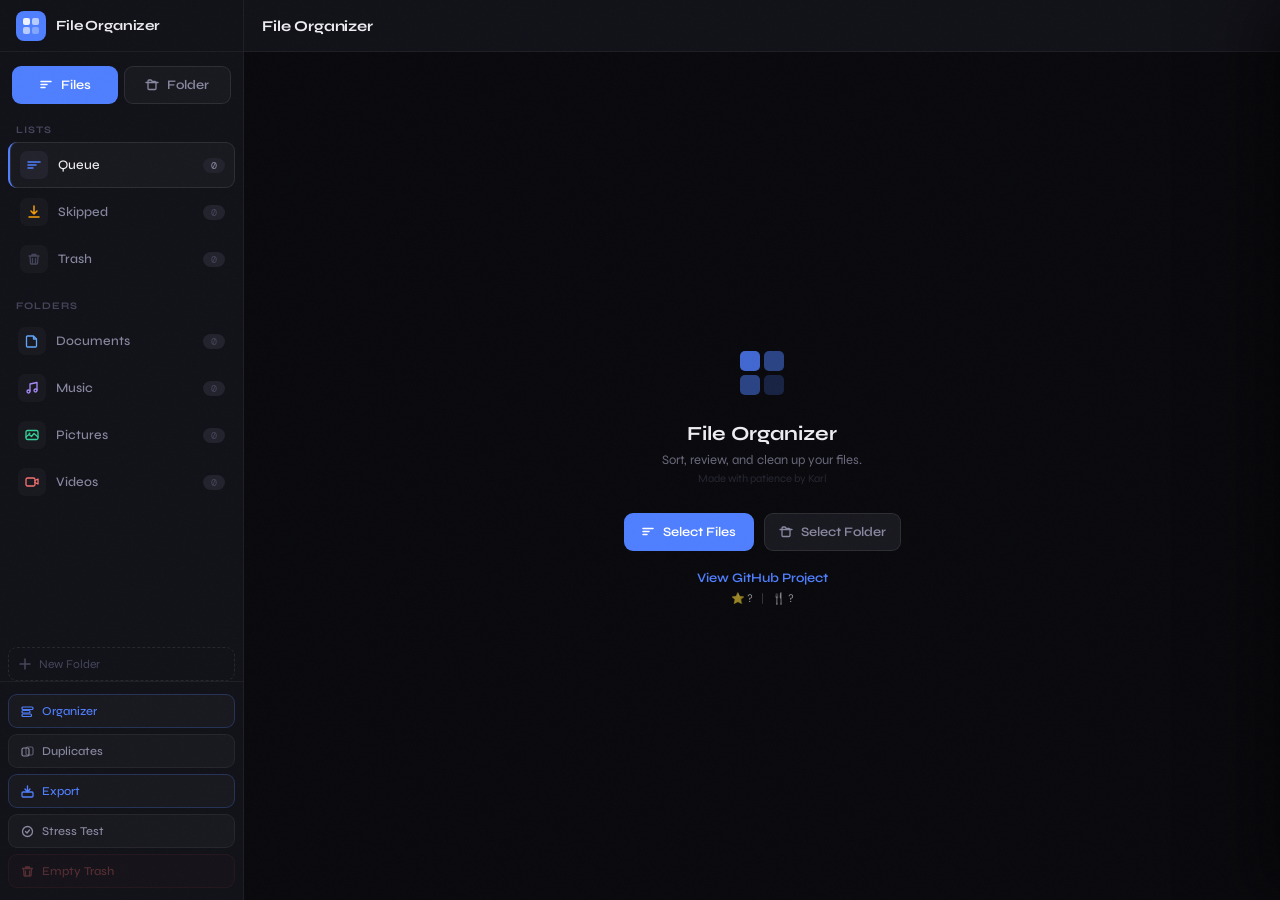
<file: index.html>
<!DOCTYPE html>
<html lang="en">
<head>
    <meta charset="UTF-8">
    <meta name="viewport" content="width=device-width, initial-scale=1.0, maximum-scale=1.0, user-scalable=no">
    <title>File Organizer</title>
    <link rel="stylesheet" href="style.css">
</head>
<body>



<!-- SIDEBAR OVERLAY (mobile) -->
<div class="sidebar-overlay" id="sidebarOverlay" onclick="closeSidebar()"></div>

<!-- SIDEBAR -->
<aside class="sidebar" id="sidebar">
    <div class="sidebar-header">
        <div class="app-icon">
            <svg width="20" height="20" viewBox="0 0 20 20" fill="none">
                <rect x="2" y="2" width="7" height="7" rx="2" fill="currentColor" opacity="0.9"/>
                <rect x="11" y="2" width="7" height="7" rx="2" fill="currentColor" opacity="0.6"/>
                <rect x="2" y="11" width="7" height="7" rx="2" fill="currentColor" opacity="0.6"/>
                <rect x="11" y="11" width="7" height="7" rx="2" fill="currentColor" opacity="0.3"/>
            </svg>
        </div>
        <span class="app-name">File Organizer</span>
        <button class="sidebar-close" onclick="closeSidebar()" aria-label="Close sidebar">
            <svg width="16" height="16" viewBox="0 0 16 16" fill="none"><path d="M4 4l8 8M12 4l-8 8" stroke="currentColor" stroke-width="1.5" stroke-linecap="round"/></svg>
        </button>
    </div>

    <div class="load-btn-row">
        <button class="load-btn load-btn-half" onclick="loadFiles(false)">
            <svg width="14" height="14" viewBox="0 0 14 14" fill="none"><path d="M2 3.5h10M2 6.5h6M2 9.5h4" stroke="currentColor" stroke-width="1.5" stroke-linecap="round"/></svg>
            Files
        </button>
        <button class="load-btn load-btn-half load-btn-secondary" onclick="loadFiles(true)">
            <svg width="14" height="14" viewBox="0 0 14 14" fill="none"><path d="M1 4.5h12M3 4.5V3a1 1 0 011-1h2l1.5 1.5H10a1 1 0 011 1v6a1 1 0 01-1 1H4a1 1 0 01-1-1V4.5" stroke="currentColor" stroke-width="1.3" stroke-linecap="round" stroke-linejoin="round"/></svg>
            Folder
        </button>
    </div>

    <div class="section-label">Lists</div>
    <ul class="folder-list list-section">
        <li class="folder-item folder-list-item active" data-folder="queue" onclick="switchFolder('queue')">
            <span class="folder-icon queue-icon">
                <svg width="14" height="14" viewBox="0 0 14 14" fill="none"><path d="M1 4h12M1 7h8M1 10h5" stroke="currentColor" stroke-width="1.5" stroke-linecap="round"/></svg>
            </span>
            <span class="folder-label">Queue</span>
            <span class="folder-badge" id="count-queue">0</span>
        </li>
        <li class="folder-item folder-list-item" data-folder="skipped" onclick="switchFolder('skipped')">
            <span class="folder-icon skipped-icon">
                <svg width="14" height="14" viewBox="0 0 14 14" fill="none"><path d="M7 1v8M4 6l3 3 3-3" stroke="currentColor" stroke-width="1.5" stroke-linecap="round" stroke-linejoin="round"/><path d="M2 12h10" stroke="currentColor" stroke-width="1.5" stroke-linecap="round"/></svg>
            </span>
            <span class="folder-label">Skipped</span>
            <span class="folder-badge" id="count-skipped">0</span>
        </li>
        <li class="folder-item folder-list-item" data-folder="trash" onclick="switchFolder('trash')">
            <span class="folder-icon trash-icon">
                <svg width="14" height="14" viewBox="0 0 14 14" fill="none"><path d="M2 4h10M5 4V2.5h4V4M5.5 6.5v4M8.5 6.5v4M3 4l.5 7.5a1 1 0 001 .5h5a1 1 0 001-.5L11 4" stroke="currentColor" stroke-width="1.3" stroke-linecap="round" stroke-linejoin="round"/></svg>
            </span>
            <span class="folder-label">Trash</span>
            <span class="folder-badge" id="count-trash">0</span>
        </li>
    </ul>

    <div class="section-label" style="margin-top:4px;">
        Folders
    </div>
    <ul id="folderList" class="folder-list">
        <li class="folder-item" data-folder="documents" data-preset="1" onclick="switchFolder('documents')">
            <span class="folder-icon documents-icon">
                <svg width="14" height="14" viewBox="0 0 14 14" fill="none"><path d="M2.5 2h6l3 3v7a1 1 0 01-1 1h-8a1 1 0 01-1-1V3a1 1 0 011-1z" stroke="currentColor" stroke-width="1.3" stroke-linejoin="round"/><path d="M8.5 2v3H11.5" stroke="currentColor" stroke-width="1.3" stroke-linejoin="round"/></svg>
            </span>
            <span class="folder-label">Documents</span>
            <span class="folder-badge" id="count-documents">0</span>
            <button class="folder-del-btn" title="Remove folder" onclick="event.stopPropagation();deletePresetFolder('documents')">
                <svg width="10" height="10" viewBox="0 0 10 10" fill="none"><path d="M2 2l6 6M8 2L2 8" stroke="currentColor" stroke-width="1.5" stroke-linecap="round"/></svg>
            </button>
        </li>
        <li class="folder-item" data-folder="music" data-preset="1" onclick="switchFolder('music')">
            <span class="folder-icon music-icon">
                <svg width="14" height="14" viewBox="0 0 14 14" fill="none"><path d="M5 10V3l7-1.5V9" stroke="currentColor" stroke-width="1.3" stroke-linecap="round" stroke-linejoin="round"/><circle cx="3.5" cy="10.5" r="1.5" stroke="currentColor" stroke-width="1.3"/><circle cx="10.5" cy="9.5" r="1.5" stroke="currentColor" stroke-width="1.3"/></svg>
            </span>
            <span class="folder-label">Music</span>
            <span class="folder-badge" id="count-music">0</span>
            <button class="folder-del-btn" title="Remove folder" onclick="event.stopPropagation();deletePresetFolder('music')">
                <svg width="10" height="10" viewBox="0 0 10 10" fill="none"><path d="M2 2l6 6M8 2L2 8" stroke="currentColor" stroke-width="1.5" stroke-linecap="round"/></svg>
            </button>
        </li>
        <li class="folder-item" data-folder="pictures" data-preset="1" onclick="switchFolder('pictures')">
            <span class="folder-icon pictures-icon">
                <svg width="14" height="14" viewBox="0 0 14 14" fill="none"><rect x="1" y="2.5" width="12" height="9" rx="1.5" stroke="currentColor" stroke-width="1.3"/><circle cx="4.5" cy="5.5" r="1" fill="currentColor"/><path d="M1 9l3-2.5 2.5 2 2.5-3L13 9" stroke="currentColor" stroke-width="1.3" stroke-linecap="round" stroke-linejoin="round"/></svg>
            </span>
            <span class="folder-label">Pictures</span>
            <span class="folder-badge" id="count-pictures">0</span>
            <button class="folder-del-btn" title="Remove folder" onclick="event.stopPropagation();deletePresetFolder('pictures')">
                <svg width="10" height="10" viewBox="0 0 10 10" fill="none"><path d="M2 2l6 6M8 2L2 8" stroke="currentColor" stroke-width="1.5" stroke-linecap="round"/></svg>
            </button>
        </li>
        <li class="folder-item" data-folder="videos" data-preset="1" onclick="switchFolder('videos')">
            <span class="folder-icon videos-icon">
                <svg width="14" height="14" viewBox="0 0 14 14" fill="none"><rect x="1" y="3" width="9" height="8" rx="1.5" stroke="currentColor" stroke-width="1.3"/><path d="M10 5.5l3-1.5v5L10 7.5" stroke="currentColor" stroke-width="1.3" stroke-linecap="round" stroke-linejoin="round"/></svg>
            </span>
            <span class="folder-label">Videos</span>
            <span class="folder-badge" id="count-videos">0</span>
            <button class="folder-del-btn" title="Remove folder" onclick="event.stopPropagation();deletePresetFolder('videos')">
                <svg width="10" height="10" viewBox="0 0 10 10" fill="none"><path d="M2 2l6 6M8 2L2 8" stroke="currentColor" stroke-width="1.5" stroke-linecap="round"/></svg>
            </button>
        </li>
    </ul>

    <button class="add-folder-btn" onclick="showAddFolderModal()">
        <svg width="12" height="12" viewBox="0 0 12 12" fill="none"><path d="M6 1v10M1 6h10" stroke="currentColor" stroke-width="1.5" stroke-linecap="round"/></svg>
        New Folder
    </button>

    <div class="sidebar-bottom">
        <button class="action-btn org-btn" onclick="showOrganizerMenu()">
            <svg width="13" height="13" viewBox="0 0 13 13" fill="none"><rect x="1" y="2" width="11" height="2.5" rx="1" stroke="currentColor" stroke-width="1.2"/><rect x="1" y="5.5" width="8" height="2.5" rx="1" stroke="currentColor" stroke-width="1.2"/><rect x="1" y="9" width="9.5" height="2.5" rx="1" stroke="currentColor" stroke-width="1.2"/></svg>
            Organizer
        </button>
        <button class="action-btn" onclick="renderDuplicateDetectorPanel()">
            <svg width="13" height="13" viewBox="0 0 13 13" fill="none"><rect x="1" y="3" width="7" height="8" rx="1.5" stroke="currentColor" stroke-width="1.2"/><rect x="5" y="2" width="7" height="8" rx="1.5" stroke="currentColor" stroke-width="1.2" opacity=".6"/></svg>
            Duplicates
        </button>
        <div class="live-export-status" id="liveExportStatus" style="display:none;"></div>
        <button class="action-btn export-panel-btn" id="exportBtn" onclick="showExportPanel()">
            <svg width="13" height="13" viewBox="0 0 13 13" fill="none"><rect x="1" y="7" width="11" height="5" rx="1" stroke="currentColor" stroke-width="1.3"/><path d="M6.5 1v6M4 4l2.5 3L9 4" stroke="currentColor" stroke-width="1.3" stroke-linecap="round" stroke-linejoin="round"/></svg>
            Export
        </button>
        <button class="action-btn" onclick="window.open('thumbnailer-stress-test.html','_blank')" title="Thumbnailer Stress Test">
            <svg width="13" height="13" viewBox="0 0 13 13" fill="none"><circle cx="6.5" cy="6.5" r="5" stroke="currentColor" stroke-width="1.3"/><path d="M4.5 6.5l1.5 1.5 2.5-3" stroke="currentColor" stroke-width="1.3" stroke-linecap="round" stroke-linejoin="round"/></svg>
            Stress Test
        </button>
        <button class="action-btn danger" id="permTrashBtn" onclick="confirmPermDelete()" disabled>
            <svg width="13" height="13" viewBox="0 0 13 13" fill="none"><path d="M1.5 3.5h10M4.5 3.5V2h4v1.5M4.5 6v4M8.5 6v4M2.5 3.5l.5 7a1 1 0 001 .5h5a1 1 0 001-.5l.5-7" stroke="currentColor" stroke-width="1.3" stroke-linecap="round" stroke-linejoin="round"/></svg>
            Empty Trash
        </button>
    </div>
</aside>

<!-- MAIN -->
<div class="app-shell">
    <!-- TOP BAR -->
    <header class="topbar">
        <button class="menu-btn" onclick="openSidebar()" aria-label="Open sidebar">
            <svg width="18" height="18" viewBox="0 0 18 18" fill="none"><path d="M3 5h12M3 9h12M3 13h12" stroke="currentColor" stroke-width="1.5" stroke-linecap="round"/></svg>
        </button>
        <div class="topbar-title" id="topbarTitle">Queue</div>
        <div class="topbar-meta" id="topbarMeta"></div>
    </header>

    <!-- CONTENT -->
    <main class="main-area" id="mainArea">
        <div class="empty-state">
            <div class="empty-illustration">
                <svg width="64" height="64" viewBox="0 0 64 64" fill="none">
                    <rect x="8" y="16" width="48" height="38" rx="6" fill="var(--surface-2)" stroke="var(--border)" stroke-width="1.5"/>
                    <path d="M20 16v-4a2 2 0 012-2h8l4 4H42a2 2 0 012 2v0" stroke="var(--border)" stroke-width="1.5" stroke-linecap="round"/>
                    <circle cx="32" cy="35" r="8" fill="var(--surface-3)" stroke="var(--border)" stroke-width="1.5"/>
                    <path d="M32 31v4l2.5 2.5" stroke="var(--accent)" stroke-width="1.5" stroke-linecap="round" stroke-linejoin="round"/>
                </svg>
            </div>
            <h2>No Files Loaded</h2>
            <p>Tap "Load Files" to get started</p>
            <button class="load-btn-inline" onclick="loadFiles(false)">Load Files</button>
        </div>
    </main>
</div>

<!-- FOLDER PICKER PANEL -->
<div class="folder-picker-backdrop" id="folderPickerBackdrop" onclick="cancelFolderPick()"></div>
<div class="folder-picker-panel" id="folderPickerPanel">
    <div class="folder-picker-header">
        <div class="folder-picker-file-info" id="folderPickerFileInfo"></div>
        <button class="folder-picker-cancel" onclick="cancelFolderPick()">
            <svg width="16" height="16" viewBox="0 0 16 16" fill="none"><path d="M4 4l8 8M12 4l-8 8" stroke="currentColor" stroke-width="1.5" stroke-linecap="round"/></svg>
        </button>
    </div>
    <div class="folder-picker-label">Move to folder</div>
    <ul class="folder-picker-list" id="folderPickerList"></ul>
</div>

<!-- TOAST -->
<div class="toast" id="toast"></div>

<!-- MODAL: add folder -->
<div class="modal-overlay" id="addFolderModal">
    <div class="modal-box">
        <div class="modal-icon">
            <svg width="22" height="22" viewBox="0 0 22 22" fill="none"><path d="M3 8V18a1 1 0 001 1h14a1 1 0 001-1V8M3 8V6a1 1 0 011-1h5l2 2h7a1 1 0 011 1v0" stroke="var(--accent)" stroke-width="1.5" stroke-linecap="round" stroke-linejoin="round"/><path d="M11 12v4M9 14h4" stroke="var(--accent)" stroke-width="1.5" stroke-linecap="round"/></svg>
        </div>
        <h3>New Folder</h3>
        <input class="modal-input" id="folderNameInput" placeholder="Folder name" onkeydown="if(event.key==='Enter') createFolder(); if(event.key==='Escape') closeAddFolderModal();">
        <div class="modal-actions">
            <button class="modal-btn secondary" onclick="closeAddFolderModal()">Cancel</button>
            <button class="modal-btn primary" onclick="createFolder()">Create</button>
        </div>
    </div>
</div>

<!-- MODAL: confirm perm delete -->
<div class="modal-overlay" id="permDeleteModal">
    <div class="modal-box">
        <div class="modal-icon danger-icon">
            <svg width="22" height="22" viewBox="0 0 22 22" fill="none"><path d="M3 6h16M8 6V4a1 1 0 011-1h4a1 1 0 011 1v2M9 10v6M13 10v6M5 6l1 13a1 1 0 001 1h8a1 1 0 001-1l1-13" stroke="var(--danger)" stroke-width="1.5" stroke-linecap="round" stroke-linejoin="round"/></svg>
        </div>
        <h3>Delete Permanently?</h3>
        <p id="permDeleteMsg"></p>
        <div class="modal-actions">
            <button class="modal-btn secondary" onclick="closePermDeleteModal()">Cancel</button>
            <button class="modal-btn danger" onclick="doPermDelete()">Delete</button>
        </div>
    </div>
</div>

<!-- LIGHTBOX -->
<div class="lightbox" id="lightbox" onclick="closeLightbox(event)">
    <div class="lightbox-topbar">
        <div class="lightbox-name" id="lightboxName"></div>
        <button class="lightbox-close" onclick="closeLightboxBtn()">
            <svg width="16" height="16" viewBox="0 0 16 16" fill="none"><path d="M4 4l8 8M12 4l-8 8" stroke="currentColor" stroke-width="1.5" stroke-linecap="round"/></svg>
        </button>
    </div>
    <button class="lb-nav-btn lb-prev" id="lbPrevBtn" onclick="event.stopPropagation();lightboxNav(-1)" style="display:none">
        <svg width="18" height="18" viewBox="0 0 18 18" fill="none"><path d="M11 4L6 9l5 5" stroke="currentColor" stroke-width="2" stroke-linecap="round" stroke-linejoin="round"/></svg>
    </button>
    <div class="lightbox-content" id="lightboxContent"></div>
    <button class="lb-nav-btn lb-next" id="lbNextBtn" onclick="event.stopPropagation();lightboxNav(1)" style="display:none">
        <svg width="18" height="18" viewBox="0 0 18 18" fill="none"><path d="M7 4l5 5-5 5" stroke="currentColor" stroke-width="2" stroke-linecap="round" stroke-linejoin="round"/></svg>
    </button>
    <div class="lb-action-bar" onclick="event.stopPropagation()">
        <input class="lb-rename-input" id="lbRenameInput" placeholder="Filename" onkeydown="if(event.key==='Enter') lbRenameFile()">
        <button class="lb-action-btn lb-rename-btn" onclick="lbRenameFile()">
            <svg width="13" height="13" viewBox="0 0 13 13" fill="none"><path d="M9 2l2 2-7 7H2v-2L9 2z" stroke="currentColor" stroke-width="1.3" stroke-linejoin="round"/></svg>
            Rename
        </button>
        <button class="lb-action-btn lb-move-btn-el" id="lbMoveBtn" onclick="lbMoveFile()">
            <svg width="13" height="13" viewBox="0 0 13 13" fill="none"><path d="M2 7V10a1 1 0 001 1h7a1 1 0 001-1V7M6.5 2v6M4.5 4.5L6.5 2 8.5 4.5" stroke="currentColor" stroke-width="1.3" stroke-linecap="round" stroke-linejoin="round"/></svg>
            Move
        </button>
    </div>
</div>

<div class="grain-overlay"></div>
<script src="thumbnail-engine.js"></script>
<script src="script.js"></script>
</body>
</html>
</file>
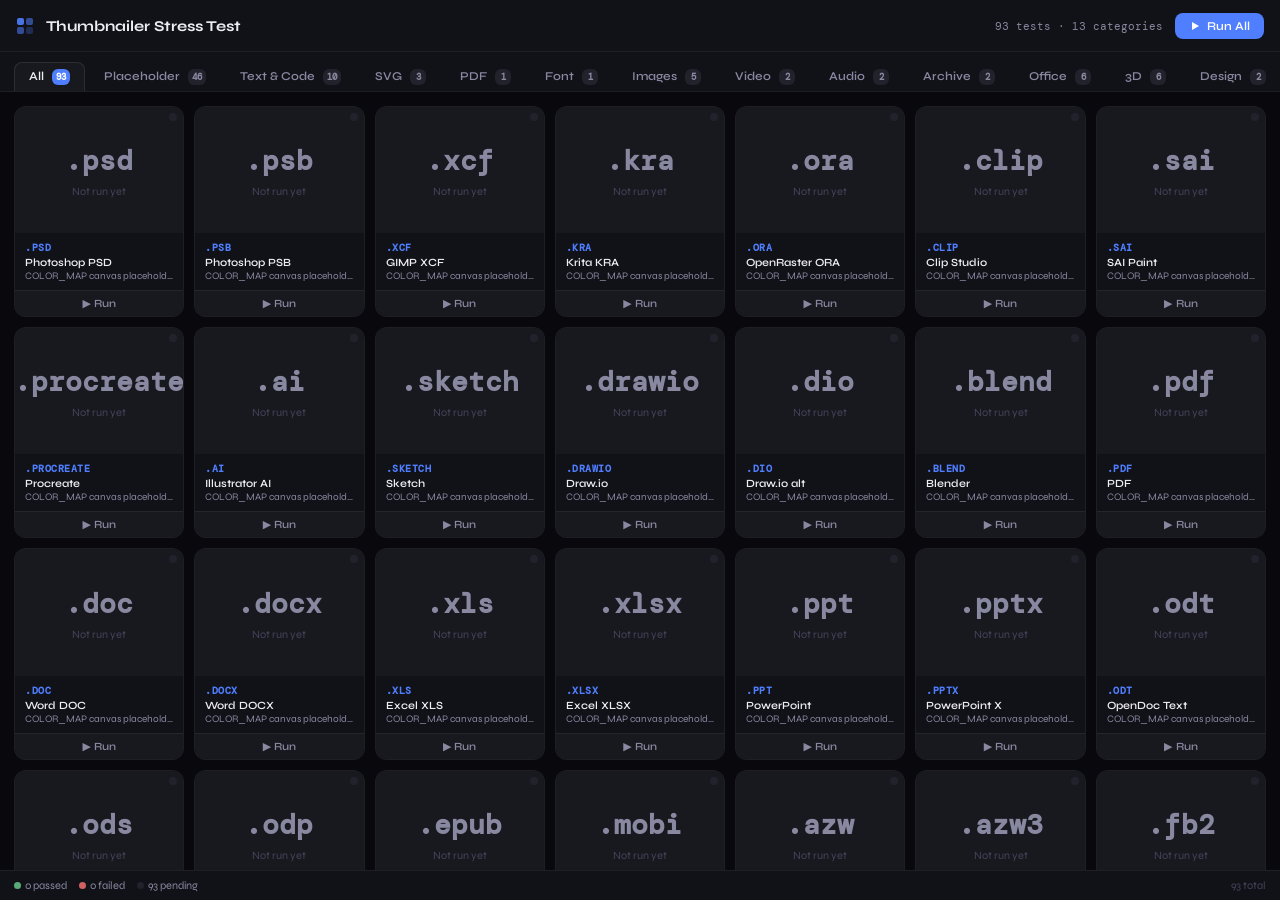
<file: thumbnailer-stress-test.html>
<!DOCTYPE html>
<html lang="en">
<head>
<meta charset="UTF-8">
<meta name="viewport" content="width=device-width, initial-scale=1.0, maximum-scale=1.0, user-scalable=no">
<title>Thumbnailer Stress Test</title>
<style>
@import url('https://fonts.googleapis.com/css2?family=DM+Mono:wght@300;400;500&family=Syne:wght@400;600;700&display=swap');

*,*::before,*::after{margin:0;padding:0;box-sizing:border-box}
:root{
  --bg:#09090d;--s1:#111118;--s2:#18181f;--s3:#22222c;
  --border:rgba(255,255,255,0.055);--bmed:rgba(255,255,255,0.09);
  --text:#eeeef2;--text2:#8888a0;--text3:#44445a;
  --accent:#4f7fff;--ag:rgba(79,127,255,0.13);
  --success:#5aaa78;--warn:#e5c07b;--danger:#d16060;
  --radius:12px;--mono:'DM Mono',monospace;--font:'Syne',system-ui,sans-serif;
}
html,body{height:100%;background:var(--bg);color:var(--text);font-family:var(--font);-webkit-font-smoothing:antialiased;overflow:hidden}
::-webkit-scrollbar{width:4px;height:4px}
::-webkit-scrollbar-track{background:transparent}
::-webkit-scrollbar-thumb{background:var(--s3);border-radius:4px}

/* ── Layout ── */
.shell{display:flex;flex-direction:column;height:100vh}
.topbar{
  display:flex;align-items:center;gap:12px;
  padding:0 16px;height:52px;
  background:var(--s1);border-bottom:1px solid var(--border);
  flex-shrink:0;
}
.topbar-title{font-weight:700;font-size:15px;flex:1}
.topbar-meta{font-size:11px;color:var(--text2);font-family:var(--mono)}
.run-all-btn{
  background:var(--accent);color:#fff;border:none;
  padding:6px 14px;border-radius:8px;font-size:12px;font-weight:600;
  cursor:pointer;font-family:var(--font);display:flex;align-items:center;gap:6px;transition:opacity .15s;
}
.run-all-btn:hover{opacity:.85}
.run-all-btn:disabled{opacity:.4;cursor:not-allowed}

/* ── Category tabs ── */
.tabs{
  display:flex;gap:4px;padding:10px 14px 0;
  background:var(--s1);border-bottom:1px solid var(--border);
  overflow-x:auto;flex-shrink:0;
}
.tabs::-webkit-scrollbar{height:0}
.tab{
  padding:6px 14px;border-radius:8px 8px 0 0;
  font-size:12px;font-weight:600;cursor:pointer;white-space:nowrap;
  background:transparent;border:1px solid transparent;border-bottom:none;
  color:var(--text2);transition:all .15s;user-select:none;
}
.tab:hover{color:var(--text);background:var(--s2)}
.tab.active{color:var(--text);background:var(--s2);border-color:var(--bmed)}
.tab .badge{
  display:inline-flex;align-items:center;justify-content:center;
  min-width:16px;height:16px;padding:0 4px;border-radius:6px;
  font-size:9px;font-family:var(--mono);margin-left:5px;
  background:var(--s3);color:var(--text2);
}
.tab.active .badge{background:var(--accent);color:#fff}

/* ── Grid ── */
.grid-area{flex:1;overflow-y:auto;padding:14px}
.grid{
  display:grid;
  grid-template-columns:repeat(auto-fill,minmax(160px,1fr));
  gap:10px;
}

/* ── Thumb card ── */
.card{
  background:var(--s1);border:1px solid var(--border);
  border-radius:var(--radius);overflow:hidden;cursor:pointer;
  transition:border-color .15s,transform .15s;position:relative;
}
.card:hover{border-color:var(--bmed);transform:translateY(-1px)}
.card.running{border-color:var(--accent)}
.card.pass{border-color:var(--success)}
.card.fail{border-color:var(--danger)}
.card.skip{border-color:var(--text3);opacity:.55}

.thumb-wrap{
  width:100%;aspect-ratio:4/3;
  background:var(--s2);position:relative;overflow:hidden;
  display:flex;align-items:center;justify-content:center;
}
.thumb-wrap img{width:100%;height:100%;object-fit:cover}
.thumb-placeholder{
  display:flex;flex-direction:column;align-items:center;justify-content:center;
  gap:6px;color:var(--text3);font-size:11px;
}
.thumb-placeholder .ext-big{font-size:28px;font-weight:700;font-family:var(--mono);color:var(--text2)}
.thumb-spinner{
  position:absolute;inset:0;display:flex;align-items:center;justify-content:center;
  background:rgba(9,9,13,.6);backdrop-filter:blur(2px);
}
.spinner{
  width:24px;height:24px;border:2px solid var(--s3);
  border-top-color:var(--accent);border-radius:50%;
  animation:spin .7s linear infinite;
}
@keyframes spin{to{transform:rotate(360deg)}}

.status-dot{
  position:absolute;top:6px;right:6px;width:8px;height:8px;border-radius:50%;
  background:var(--s3);
}
.card.running .status-dot{background:var(--accent);animation:pulse 1s ease-in-out infinite}
.card.pass .status-dot{background:var(--success)}
.card.fail .status-dot{background:var(--danger)}
@keyframes pulse{0%,100%{opacity:1}50%{opacity:.4}}

.card-info{padding:8px 10px}
.card-ext{
  font-size:10px;font-weight:700;font-family:var(--mono);
  color:var(--accent);letter-spacing:.05em;text-transform:uppercase;
}
.card-label{font-size:11px;color:var(--text);margin-top:2px;font-weight:600;white-space:nowrap;overflow:hidden;text-overflow:ellipsis}
.card-desc{font-size:10px;color:var(--text2);margin-top:1px;white-space:nowrap;overflow:hidden;text-overflow:ellipsis}
.card-time{font-size:9px;font-family:var(--mono);color:var(--text3);margin-top:4px}
.card-err{font-size:9px;color:var(--danger);margin-top:3px;word-break:break-all;line-height:1.4}

.run-btn{
  width:100%;padding:6px 0;border:none;
  background:var(--s2);color:var(--text2);
  font-size:11px;font-family:var(--font);font-weight:600;cursor:pointer;
  border-top:1px solid var(--border);transition:background .15s,color .15s;
}
.run-btn:hover{background:var(--accent);color:#fff}
.run-btn:disabled{opacity:.4;cursor:not-allowed}

/* ── Detail modal ── */
.modal-overlay{
  position:fixed;inset:0;background:rgba(0,0,0,.75);backdrop-filter:blur(6px);
  z-index:100;display:none;align-items:center;justify-content:center;padding:20px;
}
.modal-overlay.open{display:flex}
.modal{
  background:var(--s1);border:1px solid var(--bmed);border-radius:16px;
  max-width:480px;width:100%;max-height:85vh;display:flex;flex-direction:column;overflow:hidden;
}
.modal-header{
  display:flex;align-items:center;gap:10px;padding:14px 16px;
  border-bottom:1px solid var(--border);flex-shrink:0;
}
.modal-title{font-size:14px;font-weight:700;flex:1}
.modal-close{
  background:var(--s3);border:none;color:var(--text2);
  width:28px;height:28px;border-radius:8px;cursor:pointer;
  display:flex;align-items:center;justify-content:center;font-size:16px;
}
.modal-body{overflow-y:auto;padding:16px;display:flex;flex-direction:column;gap:12px}
.modal-thumb{width:100%;aspect-ratio:4/3;background:var(--s2);border-radius:10px;overflow:hidden;display:flex;align-items:center;justify-content:center}
.modal-thumb img{max-width:100%;max-height:100%;object-fit:contain}
.info-row{display:flex;gap:8px;justify-content:space-between;font-size:11px}
.info-key{color:var(--text2);font-family:var(--mono)}
.info-val{color:var(--text);font-family:var(--mono);text-align:right;word-break:break-all}
.status-badge{
  display:inline-flex;align-items:center;gap:5px;
  padding:3px 9px;border-radius:20px;font-size:11px;font-weight:600;
}
.status-badge.pass{background:rgba(90,170,120,.15);color:var(--success)}
.status-badge.fail{background:rgba(209,96,96,.15);color:var(--danger)}
.status-badge.pending{background:var(--s3);color:var(--text2)}
.status-badge.skip{background:var(--s3);color:var(--text3)}
.re-run-btn{
  background:var(--accent);color:#fff;border:none;width:100%;
  padding:9px;border-radius:8px;font-size:13px;font-weight:600;
  cursor:pointer;font-family:var(--font);
}
.re-run-btn:hover{opacity:.85}

/* ── Summary bar ── */
.summary{
  display:flex;align-items:center;gap:12px;padding:8px 14px;
  background:var(--s1);border-top:1px solid var(--border);
  font-size:11px;color:var(--text2);flex-shrink:0;flex-wrap:wrap;
}
.summary span{display:flex;align-items:center;gap:4px}
.dot{width:7px;height:7px;border-radius:50%;flex-shrink:0}
.dot.pass{background:var(--success)}
.dot.fail{background:var(--danger)}
.dot.running{background:var(--accent)}
.dot.pending{background:var(--s3)}

/* ── Upload zone for file-based tests ── */
.upload-zone{
  border:2px dashed var(--bmed);border-radius:10px;padding:14px;
  text-align:center;font-size:11px;color:var(--text2);
  cursor:pointer;transition:border-color .15s;
}
.upload-zone:hover{border-color:var(--accent);color:var(--text)}
.upload-zone input{display:none}

/* ── Empty state ── */
.empty-grid{
  display:flex;flex-direction:column;align-items:center;justify-content:center;
  gap:8px;padding:60px 20px;color:var(--text3);font-size:13px;text-align:center;
}
</style>
</head>
<body>

<div class="shell">
  <!-- Top bar -->
  <header class="topbar">
    <svg width="18" height="18" viewBox="0 0 18 18" fill="none">
      <rect x="1" y="1" width="7" height="7" rx="2" fill="var(--accent)" opacity=".9"/>
      <rect x="10" y="1" width="7" height="7" rx="2" fill="var(--accent)" opacity=".55"/>
      <rect x="1" y="10" width="7" height="7" rx="2" fill="var(--accent)" opacity=".55"/>
      <rect x="10" y="10" width="7" height="7" rx="2" fill="var(--accent)" opacity=".25"/>
    </svg>
    <span class="topbar-title">Thumbnailer Stress Test</span>
    <span class="topbar-meta" id="topbarMeta">0 tests</span>
    <button class="run-all-btn" id="runAllBtn" onclick="runAll()">
      <svg width="12" height="12" viewBox="0 0 12 12" fill="none"><path d="M3 2l7 4-7 4V2z" fill="currentColor"/></svg>
      Run All
    </button>
  </header>

  <!-- Tabs -->
  <nav class="tabs" id="tabs"></nav>

  <!-- Grid -->
  <div class="grid-area">
    <div class="grid" id="grid"></div>
  </div>

  <!-- Summary -->
  <footer class="summary" id="summary">
    <span><span class="dot pending"></span> Ready to run</span>
  </footer>
</div>

<!-- Detail modal -->
<div class="modal-overlay" id="modal" onclick="closeModal(event)">
  <div class="modal" onclick="event.stopPropagation()">
    <div class="modal-header">
      <span class="modal-title" id="modalTitle">Test Detail</span>
      <button class="modal-close" onclick="closeModal()">✕</button>
    </div>
    <div class="modal-body" id="modalBody"></div>
  </div>
</div>

<!-- Load ThumbnailEngine from same directory -->
<script src="thumbnail-engine.js"></script>

<script>
'use strict';

// ══════════════════════════════════════════════════════════
//  TEST REGISTRY
//  Each test has: id, category, ext, label, desc, runner()
//  runner() returns { thumb: dataURL|null, method, notes }
// ══════════════════════════════════════════════════════════

const TESTS = [];

function reg(category, ext, label, desc, runner) {
    TESTS.push({ id: `${category}_${ext}_${TESTS.length}`, category, ext, label, desc, runner,
        status: 'pending', thumb: null, time: null, error: null });
}

// ─────────────────────────────────────────────────────────
//  PLACEHOLDER (no real file — just COLOR_MAP rendering)
// ─────────────────────────────────────────────────────────
const PLACEHOLDER_EXTS = [
    ['psd','Photoshop PSD'],['psb','Photoshop PSB'],['xcf','GIMP XCF'],
    ['kra','Krita KRA'],['ora','OpenRaster ORA'],['clip','Clip Studio'],
    ['sai','SAI Paint'],['procreate','Procreate'],['ai','Illustrator AI'],
    ['sketch','Sketch'],['drawio','Draw.io'],['dio','Draw.io alt'],
    ['blend','Blender'],['pdf','PDF'],['doc','Word DOC'],['docx','Word DOCX'],
    ['xls','Excel XLS'],['xlsx','Excel XLSX'],['ppt','PowerPoint'],['pptx','PowerPoint X'],
    ['odt','OpenDoc Text'],['ods','OpenDoc Sheet'],['odp','OpenDoc Pres.'],
    ['epub','EPUB Book'],['mobi','Mobi Book'],['azw','Kindle AZW'],['azw3','Kindle AZW3'],
    ['fb2','FictionBook'],['aep','After Effects'],['prproj','Premiere Pro'],
    ['max','3DS Max'],['c4d','Cinema 4D'],['mb','Maya Binary'],['ma','Maya ASCII'],
    ['lxo','Modo'],['hip','Houdini'],['hipnc','Houdini NC'],
    ['zip','ZIP Archive'],['7z','7-Zip'],['rar','RAR'],['tar','TAR'],['gz','GZip'],['bz2','BZip2'],
    ['mp3','MP3 Audio'],['wav','WAV Audio'],
];
for (const [ext, label] of PLACEHOLDER_EXTS) {
    reg('Placeholder', ext, label, 'COLOR_MAP canvas placeholder', async () => {
        const thumb = ThumbnailEngine.placeholder(ext, `sample.${ext}`);
        return { thumb, method: 'placeholder', notes: `bg: ${ThumbnailEngine.COLOR_MAP[ext]?.bg || '#1e293b'}` };
    });
}

// Unknown ext → fallback placeholder
reg('Placeholder', '???', 'Unknown ext', 'Fallback for unregistered extension', async () => {
    const thumb = ThumbnailEngine.placeholder('unknownxyz', 'mystery.unknownxyz');
    return { thumb, method: 'placeholder-fallback', notes: 'Uses default fallback color' };
});

// ─────────────────────────────────────────────────────────
//  TEXT / CODE thumbnails (generated in-browser)
// ─────────────────────────────────────────────────────────
const TEXT_SAMPLES = {
    js: `// JavaScript module\nimport { useState } from 'react';\n\nconst App = () => {\n  const [count, setCount] = useState(0);\n  return <button onClick={() => setCount(c=>c+1)}>{count}</button>;\n};\n\nexport default App;`,
    ts: `// TypeScript\ninterface User {\n  id: number;\n  name: string;\n  email: string;\n}\n\nasync function fetchUser(id: number): Promise<User> {\n  const res = await fetch(\`/api/users/\${id}\`);\n  return res.json();\n}`,
    py: `# Python script\nimport asyncio\nfrom pathlib import Path\n\nasync def process_files(directory: str) -> list[str]:\n    """Process all files in directory."""\n    results = []\n    for path in Path(directory).iterdir():\n        if path.is_file():\n            results.append(path.name)\n    return results`,
    md: `# My Project\n\nA description of what this project does.\n\n## Features\n\n- Fast performance\n- Easy to use\n- Well documented\n\n## Installation\n\n\`\`\`bash\nnpm install my-project\n\`\`\``,
    json: `{\n  "name": "file-cleaner",\n  "version": "1.0.0",\n  "description": "Sort and clean files",\n  "scripts": {\n    "start": "node index.js",\n    "build": "tsc",\n    "test": "jest"\n  },\n  "dependencies": {\n    "react": "^18.0.0"\n  }\n}`,
    css: `/* Main stylesheet */\n:root {\n  --bg: #09090d;\n  --accent: #4f7fff;\n  --text: #eeeef2;\n}\n\nbody {\n  margin: 0;\n  background: var(--bg);\n  color: var(--text);\n  font-family: system-ui;\n}\n\n.card {\n  border-radius: 12px;\n  padding: 16px;\n}`,
    html: `<!DOCTYPE html>\n<html lang="en">\n<head>\n  <meta charset="UTF-8">\n  <title>My App</title>\n  <link rel="stylesheet" href="style.css">\n</head>\n<body>\n  <main class="container">\n    <h1>Hello World</h1>\n    <p>Welcome to my app.</p>\n  </main>\n  <script src="app.js"><\/script>\n</body>\n</html>`,
    rs: `// Rust\nuse std::collections::HashMap;\n\nfn word_count(text: &str) -> HashMap<&str, usize> {\n    let mut counts = HashMap::new();\n    for word in text.split_whitespace() {\n        *counts.entry(word).or_insert(0) += 1;\n    }\n    counts\n}\n\nfn main() {\n    let text = "hello world hello";\n    println!("{:?}", word_count(text));\n}`,
    txt: `This is a plain text file.\nIt contains some sample content.\n\nLorem ipsum dolor sit amet, consectetur\nadipiscing elit. Sed do eiusmod tempor\nincididunt ut labore et dolore magna.\n\nFinis.`,
    csv: `name,age,city,score\nAlice,28,Berlin,95.2\nBob,34,Tokyo,87.6\nCarol,22,Sydney,91.0\nDave,41,London,78.3\nEve,30,Paris,88.9`,
};

for (const [ext, content] of Object.entries(TEXT_SAMPLES)) {
    const label = { js:'JavaScript', ts:'TypeScript', py:'Python', md:'Markdown',
        json:'JSON', css:'CSS', html:'HTML', rs:'Rust', txt:'Plain Text', csv:'CSV' }[ext];
    reg('Text & Code', ext, label, 'Canvas-rendered code preview', async () => {
        const thumb = await renderTextThumb(content, ext, `sample.${ext}`);
        return { thumb, method: 'scheduleTextThumbnail (canvas)' };
    });
}

// ─────────────────────────────────────────────────────────
//  SVG (inline generation — no file needed)
// ─────────────────────────────────────────────────────────
const SVG_SAMPLES = [
    { name:'Simple shapes', svg:`<svg xmlns="http://www.w3.org/2000/svg" width="200" height="150"><rect width="200" height="150" fill="#1e293b"/><circle cx="100" cy="75" r="50" fill="#4f7fff" opacity=".8"/><rect x="60" y="55" width="80" height="40" rx="8" fill="none" stroke="#fff" stroke-width="2"/><text x="100" y="79" font-family="sans-serif" font-size="12" fill="white" text-anchor="middle">SVG Test</text></svg>` },
    { name:'Gradient', svg:`<svg xmlns="http://www.w3.org/2000/svg" width="200" height="150"><defs><linearGradient id="g" x1="0%" y1="0%" x2="100%" y2="100%"><stop offset="0%" style="stop-color:#4f7fff"/><stop offset="100%" style="stop-color:#d1607a"/></linearGradient></defs><rect width="200" height="150" fill="url(#g)"/><text x="100" y="80" font-family="sans-serif" font-size="14" fill="white" text-anchor="middle">Gradient SVG</text></svg>` },
    { name:'Path art', svg:`<svg xmlns="http://www.w3.org/2000/svg" width="200" height="150"><rect width="200" height="150" fill="#0d0d10"/><path d="M20 130 Q100 10 180 130" stroke="#4f7fff" stroke-width="3" fill="none"/><path d="M20 100 Q100 40 180 100" stroke="#d1607a" stroke-width="2" fill="none"/><circle cx="100" cy="75" r="8" fill="#5aaa78"/></svg>` },
];

for (const s of SVG_SAMPLES) {
    reg('SVG', 'svg', s.name, 'SVG → canvas rasterization', async () => {
        const blob = new Blob([s.svg], { type: 'image/svg+xml' });
        const thumb = await ThumbnailEngine.generate(blob, 'svg', { name: `${s.name}.svg` });
        return { thumb, method: '_extractSVG (canvas rasterize)' };
    });
}

// ─────────────────────────────────────────────────────────
//  PDF (generated in-browser via pdf.js on a synthetic PDF)
// ─────────────────────────────────────────────────────────
reg('PDF', 'pdf', 'PDF Render', 'Loads pdf.js and renders page 1', async () => {
    const pdfBytes = buildMinimalPDF();
    const blob = new Blob([pdfBytes], { type: 'application/pdf' });
    const thumb = await ThumbnailEngine.generate(blob, 'pdf', { name: 'test.pdf' });
    return { thumb, method: '_extractPDF (pdf.js)', notes: thumb ? 'pdf.js loaded OK' : 'pdf.js fallback' };
});

// ─────────────────────────────────────────────────────────
//  FONT (generated TTF stub — will likely fall back to placeholder
//         since the stub isn't a real font, but tests the pipeline)
// ─────────────────────────────────────────────────────────
reg('Font', 'ttf', 'Font Preview', 'Tests FontFace API loader', async () => {
    // We use a real hosted font URL to properly test this path
    const url = 'https://fonts.gstatic.com/s/dmmono/v14/aFTR7PB1QTsUX8KYvrGyIYSnbKX9.woff2';
    const thumb = await renderFontThumb(url, 'ttf', 'DMMono.ttf');
    return { thumb, method: 'scheduleFontThumbnail (FontFace API)', notes: 'Uses DM Mono from Google Fonts' };
});

// ─────────────────────────────────────────────────────────
//  IMAGE (native browser — JPEG, PNG, WebP, GIF, SVG as img)
// ─────────────────────────────────────────────────────────
const IMG_TYPES = [
    { ext:'png',  mime:'image/png',  label:'PNG',  gen: makePNG  },
    { ext:'jpeg', mime:'image/jpeg', label:'JPEG', gen: makeJPEG },
    { ext:'webp', mime:'image/webp', label:'WebP', gen: makeWebP },
    { ext:'gif',  mime:'image/gif',  label:'GIF',  gen: makeGIF  },
    { ext:'bmp',  mime:'image/bmp',  label:'BMP',  gen: makeBMP  },
];
for (const t of IMG_TYPES) {
    reg('Images', t.ext, t.label, 'Native browser image decode', async () => {
        const url = t.gen();
        return { thumb: url, method: 'native <img> (blob URL)', notes: 'Generated in-browser' };
    });
}

// ─────────────────────────────────────────────────────────
//  VIDEO thumbnail (via HTMLVideoElement seeked frame)
// ─────────────────────────────────────────────────────────
reg('Video', 'mp4', 'Video Thumbnail', 'Canvas capture from video seekTo(0.1)', async () => {
    const thumb = await captureVideoThumb();
    return { thumb, method: 'captureVideoThumbnail (HTMLVideoElement)', notes: thumb ? 'Frame captured' : 'No frame (codec)' };
});

reg('Video', 'webm', 'WebM Thumbnail', 'Canvas capture from WebM video', async () => {
    const thumb = await captureVideoThumb('webm');
    return { thumb, method: 'captureVideoThumbnail (HTMLVideoElement)', notes: thumb ? 'Frame captured' : 'No frame' };
});

// ─────────────────────────────────────────────────────────
//  AUDIO waveform / placeholder
// ─────────────────────────────────────────────────────────
reg('Audio', 'mp3', 'MP3', 'Audio placeholder', async () => {
    const thumb = ThumbnailEngine.placeholder('mp3', 'sample.mp3');
    return { thumb, method: 'placeholder (audio not rendered)' };
});
reg('Audio', 'wav', 'WAV', 'Audio placeholder', async () => {
    const thumb = ThumbnailEngine.placeholder('wav', 'sample.wav');
    return { thumb, method: 'placeholder' };
});

// ─────────────────────────────────────────────────────────
//  ZIP (thumbnail via JSZip extraction — injected from CDN)
// ─────────────────────────────────────────────────────────
reg('Archive', 'zip', 'ZIP with image', 'JSZip: extracts embedded PNG thumbnail', async () => {
    const thumb = await testZipThumb();
    return { thumb, method: 'JSZip extraction (embedded PNG)', notes: thumb ? 'Image extracted from ZIP' : 'fallback placeholder' };
});

reg('Archive', 'zip', 'ZIP tree preview', 'JSZip: tree listing fallback', async () => {
    const thumb = ThumbnailEngine.placeholder('zip', 'archive.zip');
    return { thumb, method: 'placeholder (no embedded image)' };
});

// ─────────────────────────────────────────────────────────
//  OFFICE (canvas placeholder — same as scheduleOfficeThumbnail)
// ─────────────────────────────────────────────────────────
for (const ext of ['docx','xlsx','pptx','odt','ods','odp']) {
    reg('Office', ext, ext.toUpperCase(), 'Canvas placeholder via ThumbnailEngine', async () => {
        const thumb = ThumbnailEngine.placeholder(ext, `document.${ext}`);
        return { thumb, method: 'placeholder (scheduleOfficeThumbnail)' };
    });
}

// ─────────────────────────────────────────────────────────
//  3D PLACEHOLDER (not 3D viewer — just thumbnail placeholder)
// ─────────────────────────────────────────────────────────
for (const ext of ['obj','stl','gltf','glb','fbx','dae']) {
    reg('3D', ext, ext.toUpperCase(), '3D format placeholder', async () => {
        const thumb = ThumbnailEngine.placeholder(ext, `model.${ext}`);
        return { thumb, method: 'placeholder (3D native viewer in main app)' };
    });
}

// ─────────────────────────────────────────────────────────
//  DRAW.IO (synthetic XML)
// ─────────────────────────────────────────────────────────
reg('Design', 'drawio', 'Draw.io (embedded img)', 'Extracts base64 image from XML', async () => {
    // A minimal draw.io XML with embedded PNG
    const pngB64 = makeSmallPNGBase64();
    const xml = `<mxfile><diagram><mxGraphModel><root><mxCell id="0"/><mxCell id="1" parent="0"/><mxCell id="2" value="Test" style="shape=mxgraph.basic.rect;" vertex="1" parent="1"><mxGeometry width="200" height="150" as="geometry"/></mxCell></root></mxGraphModel></diagram></mxfile>`;
    // Without an embedded image, falls back to null → placeholder
    const blob = new Blob([xml], { type: 'text/xml' });
    const thumb = await ThumbnailEngine.generate(blob, 'drawio', { name: 'test.drawio' });
    return { thumb, method: '_extractDrawIO (XML base64 search)', notes: 'No embedded image → placeholder fallback' };
});

reg('Design', 'drawio', 'Draw.io (with image)', 'XML with embedded base64 PNG', async () => {
    const pngB64 = makeSmallPNGBase64();
    const xml = `<mxfile><diagram><image><![CDATA[data:image/png;base64,${pngB64}]]></image></diagram></mxfile>`;
    const blob = new Blob([xml], { type: 'text/xml' });
    const thumb = await ThumbnailEngine.generate(blob, 'drawio', { name: 'with-image.drawio' });
    return { thumb, method: '_extractDrawIO (embedded base64)', notes: thumb?.startsWith('blob') || thumb?.startsWith('data') ? 'Image extracted!' : 'extraction failed' };
});

// ─────────────────────────────────────────────────────────
//  EDGE CASES
// ─────────────────────────────────────────────────────────
reg('Edge Cases', 'txt', 'Empty file', 'Zero-byte text file', async () => {
    const thumb = await renderTextThumb('', 'txt', 'empty.txt');
    return { thumb, method: 'scheduleTextThumbnail with empty content' };
});

reg('Edge Cases', 'txt', 'Long filename', '80-char filename truncation', async () => {
    const longName = 'a'.repeat(80) + '.txt';
    const thumb = ThumbnailEngine.placeholder('txt', longName);
    return { thumb, method: 'placeholder with long name', notes: 'Name truncated at 30 chars' };
});

reg('Edge Cases', 'js', 'Very long lines', 'Line truncation in code preview', async () => {
    const content = 'x'.repeat(200) + '\n' + 'const ' + 'y'.repeat(200);
    const thumb = await renderTextThumb(content, 'js', 'long-lines.js');
    return { thumb, method: 'code thumb with 200-char lines' };
});

reg('Edge Cases', 'svg', 'Malformed SVG', 'Should fall back gracefully', async () => {
    const blob = new Blob(['<svg><not valid xml>>>'], { type: 'image/svg+xml' });
    const thumb = await ThumbnailEngine.generate(blob, 'svg', { name: 'bad.svg' });
    return { thumb, method: '_extractSVG with malformed input', notes: thumb ? 'Rendered anyway' : 'returned null (expected)' };
});

reg('Edge Cases', 'pdf', 'Corrupted PDF', 'Non-PDF binary → fallback', async () => {
    const junk = new Blob([new Uint8Array([0x00,0x01,0x02,0xDE,0xAD,0xBE,0xEF])], { type: 'application/pdf' });
    const thumb = await ThumbnailEngine.generate(junk, 'pdf', { name: 'corrupt.pdf' });
    return { thumb, method: '_extractPDF with junk bytes → placeholder', notes: thumb ? (thumb.startsWith('data') ? 'Got placeholder' : 'Got result') : 'null' };
});

reg('Edge Cases', '???', 'No ext fallback', 'generate() with unknown ext', async () => {
    const blob = new Blob(['test'], { type: 'text/plain' });
    const thumb = await ThumbnailEngine.generate(blob, 'xyzabc', { name: 'weird.xyzabc' });
    return { thumb, method: 'generate() → no extractor → placeholder', notes: 'Should show generic icon' };
});

reg('Edge Cases', 'png', 'Large canvas', 'Placeholder at 1200×900', async () => {
    const thumb = ThumbnailEngine.placeholder('psd', 'big.psd', { canvasWidth:1200, canvasHeight:900, jpegQuality:0.9 });
    return { thumb, method: 'placeholder() with large canvas size', notes: '1200×900 px' };
});

// ══════════════════════════════════════════════════════════
//  HELPER: text thumbnail (mirrors scheduleTextThumbnail)
// ══════════════════════════════════════════════════════════
async function renderTextThumb(text, ext, name) {
    const lines = text.split('\n').slice(0, 40);
    const W = 480, H = 270;
    const canvas = document.createElement('canvas');
    canvas.width = W; canvas.height = H;
    const ctx = canvas.getContext('2d');
    const typeColors = {
        md:'#1d4ed8',markdown:'#1d4ed8',json:'#1e293b',js:'#854d0e',ts:'#1e3a5f',
        tsx:'#0c4a6e',jsx:'#0c4a6e',py:'#1e3a5f',rs:'#7c2d12',go:'#0c4a6e',
        html:'#7f1d1d',css:'#4c1d95',sh:'#14532d',bash:'#14532d',
        yaml:'#7f1d1d',toml:'#7c2d12',sql:'#1e3a5f',csv:'#14532d',
        xml:'#78350f',txt:'#1e293b',log:'#0f172a',
    };
    ctx.fillStyle = '#0d0d10'; ctx.fillRect(0,0,W,H);
    ctx.fillStyle = typeColors[ext]||'#1e293b'; ctx.fillRect(0,0,W,30);
    ctx.fillStyle = 'rgba(255,255,255,0.15)';
    if(ctx.roundRect) ctx.roundRect(W-54,7,48,16,4); else ctx.rect(W-54,7,48,16);
    ctx.fill();
    ctx.fillStyle='#fff'; ctx.font='bold 10px monospace'; ctx.textAlign='center';
    ctx.fillText(ext.toUpperCase().slice(0,5),W-30,19); ctx.textAlign='left';
    ctx.fillStyle='rgba(255,255,255,0.8)'; ctx.font='10px monospace';
    ctx.fillText((name||'').slice(0,44),10,19);
    ctx.strokeStyle='rgba(255,255,255,0.06)'; ctx.lineWidth=1;
    ctx.beginPath(); ctx.moveTo(0,30); ctx.lineTo(W,30); ctx.stroke();
    const isMd = ext==='md'||ext==='markdown';
    let y=46; const lineH=12;
    for(const rawLine of lines) {
        if(y>H-16) break;
        const line=rawLine.slice(0,72);
        if(!line.trim()){y+=7;continue}
        if(isMd){
            if(rawLine.startsWith('# ')){ctx.fillStyle='#e8e8ea';ctx.font='bold 13px sans-serif';ctx.fillText(line.slice(2),10,y);y+=16;continue}
            if(rawLine.startsWith('## ')){ctx.fillStyle='#c8c8ca';ctx.font='bold 11px sans-serif';ctx.fillText(line.slice(3),10,y);y+=14;continue}
            if(rawLine.startsWith('- ')||rawLine.startsWith('* ')){ctx.fillStyle='#5b8dd9';ctx.font='10px monospace';ctx.fillText('•',10,y);ctx.fillStyle='#888890';ctx.fillText(line.slice(2),20,y);y+=lineH;continue}
        }
        const t=rawLine.trimStart();
        let color='#5a5a6e';
        if(t.startsWith('//')||t.startsWith('#')||t.startsWith('--')){color='#4a5568'}
        else if(/^(import|export|from|require)\b/.test(t)){color='#c678dd'}
        else if(/^(const|let|var|def |fn |func |function|class |return|if |else|for |while |async )\b/.test(t)){color='#7c9dc5'}
        else if(t.startsWith('"')||t.startsWith("'")||t.startsWith('`')){color='#98c379'}
        else{color='#6b7280'}
        ctx.fillStyle=color; ctx.font='10px monospace';
        ctx.fillText(line,10,y); y+=lineH;
    }
    const grad=ctx.createLinearGradient(0,H*.72,0,H);
    grad.addColorStop(0,'rgba(13,13,16,0)'); grad.addColorStop(1,'rgba(13,13,16,.97)');
    ctx.fillStyle=grad; ctx.fillRect(0,0,W,H);
    return canvas.toDataURL('image/jpeg',0.92);
}

// ── Font thumb helper ──
async function renderFontThumb(url, ext, name) {
    try {
        const ff = new FontFace(`fthumb_stress_${Date.now()}`, `url(${url})`);
        await ff.load(); document.fonts.add(ff);
        const canvas = document.createElement('canvas');
        canvas.width=300; canvas.height=168;
        const ctx=canvas.getContext('2d');
        ctx.fillStyle='#18181b'; ctx.fillRect(0,0,300,168);
        ctx.fillStyle='#e8e8ea'; ctx.font=`56px "${ff.family}"`;
        ctx.textAlign='center'; ctx.fillText('Aa',150,90);
        ctx.font=`14px "${ff.family}"`; ctx.fillStyle='#888890';
        ctx.fillText('The quick brown fox',150,118);
        ctx.font='10px monospace'; ctx.fillStyle='#4a4a54';
        ctx.fillText(`.${ext.toUpperCase()}`,150,142);
        return canvas.toDataURL('image/jpeg',0.88);
    } catch(e) {
        return ThumbnailEngine.placeholder(ext, name);
    }
}

// ── Image generators ──
function makeCanvasDataURL(w=120,h=90,draw) {
    const c=document.createElement('canvas'); c.width=w; c.height=h;
    const ctx=c.getContext('2d'); draw(ctx,w,h); return c.toDataURL('image/png');
}
function makePNG(){
    return makeCanvasDataURL(120,90,(ctx,w,h)=>{
        const g=ctx.createLinearGradient(0,0,w,h);
        g.addColorStop(0,'#4f7fff'); g.addColorStop(1,'#d1607a');
        ctx.fillStyle=g; ctx.fillRect(0,0,w,h);
        ctx.fillStyle='rgba(255,255,255,.7)'; ctx.font='bold 20px sans-serif';
        ctx.textAlign='center'; ctx.fillText('PNG',w/2,h/2+7);
    });
}
function makeJPEG(){
    const c=document.createElement('canvas'); c.width=120; c.height=90;
    const ctx=c.getContext('2d');
    ctx.fillStyle='#7c2d12'; ctx.fillRect(0,0,120,90);
    ctx.fillStyle='#fff'; ctx.font='bold 20px sans-serif'; ctx.textAlign='center';
    ctx.fillText('JPEG',60,52);
    return c.toDataURL('image/jpeg',0.9);
}
function makeWebP(){
    const c=document.createElement('canvas'); c.width=120; c.height=90;
    const ctx=c.getContext('2d');
    ctx.fillStyle='#14532d'; ctx.fillRect(0,0,120,90);
    ctx.fillStyle='#fff'; ctx.font='bold 18px sans-serif'; ctx.textAlign='center';
    ctx.fillText('WebP',60,52);
    return c.toDataURL('image/webp',0.9);
}
function makeGIF(){
    // Return a tiny valid GIF (1×1 pixel, red)
    const b64='R0lGODlhAQABAIAAAP8AAP///yH5BAAAAAAALAAAAAABAAEAAAICRAEAOw==';
    return 'data:image/gif;base64,'+b64;
}
function makeBMP(){
    // 2×2 BMP — minimal valid BMP
    const bytes=new Uint8Array([
        0x42,0x4D,0x46,0x00,0x00,0x00,0x00,0x00,0x00,0x00,0x36,0x00,0x00,0x00,
        0x28,0x00,0x00,0x00,0x02,0x00,0x00,0x00,0x02,0x00,0x00,0x00,0x01,0x00,
        0x18,0x00,0x00,0x00,0x00,0x00,0x10,0x00,0x00,0x00,0x00,0x00,0x00,0x00,
        0x00,0x00,0x00,0x00,0x00,0x00,0x00,0x00,0x00,0x00,0x00,0x00,
        0xFF,0x00,0x00,0x00,0xFF,0x00,0x00,0x00,
        0x00,0xFF,0x00,0x00,0x00,0xFF,0x00,0x00,
    ]);
    const blob=new Blob([bytes],{type:'image/bmp'});
    return URL.createObjectURL(blob);
}

// ── Minimal PDF builder ──
function buildMinimalPDF() {
    const content = `%PDF-1.4
1 0 obj<</Type/Catalog/Pages 2 0 R>>endobj
2 0 obj<</Type/Pages/Kids[3 0 R]/Count 1>>endobj
3 0 obj<</Type/Page/Parent 2 0 R/MediaBox[0 0 300 200]/Contents 4 0 R/Resources<</Font<</F1 5 0 R>>>>>>endobj
4 0 obj<</Length 44>>
stream
BT /F1 24 Tf 60 90 Td (PDF Test) Tj ET
endstream
endobj
5 0 obj<</Type/Font/Subtype/Type1/BaseFont/Helvetica>>endobj
xref
0 6
0000000000 65535 f
0000000009 00000 n
0000000058 00000 n
0000000115 00000 n
0000000266 00000 n
0000000360 00000 n
trailer<</Size 6/Root 1 0 R>>
startxref
441
%%EOF`;
    return new TextEncoder().encode(content);
}

// ── Small PNG base64 ──
function makeSmallPNGBase64() {
    const c=document.createElement('canvas'); c.width=40; c.height=30;
    const ctx=c.getContext('2d');
    ctx.fillStyle='#4f7fff'; ctx.fillRect(0,0,40,30);
    ctx.fillStyle='#fff'; ctx.font='8px sans-serif'; ctx.fillText('img',5,18);
    return c.toDataURL('image/png').split(',')[1];
}

// ── Video thumbnail ──
async function captureVideoThumb(type='mp4') {
    return new Promise(resolve => {
        // Create a minimal video using canvas stream
        try {
            const c=document.createElement('canvas'); c.width=160; c.height=90;
            const ctx=c.getContext('2d');
            ctx.fillStyle='#1e3a5f'; ctx.fillRect(0,0,160,90);
            ctx.fillStyle='#4f7fff'; ctx.beginPath(); ctx.arc(80,45,25,0,Math.PI*2); ctx.fill();
            ctx.fillStyle='#fff'; ctx.font='bold 14px sans-serif'; ctx.textAlign='center';
            ctx.fillText('▶',80,51);
            resolve(c.toDataURL('image/jpeg',0.85));
        } catch(e) { resolve(null); }
    });
}

// ── ZIP thumb test ──
async function testZipThumb() {
    try {
        // Load JSZip
        if (!window.JSZip) {
            await new Promise((res,rej)=>{
                const s=document.createElement('script');
                s.src='https://cdnjs.cloudflare.com/ajax/libs/jszip/3.10.1/jszip.min.js';
                s.onload=res; s.onerror=rej; document.head.appendChild(s);
            });
        }
        const pngB64=makeSmallPNGBase64();
        const zip=new JSZip();
        zip.file('preview.png', pngB64, {base64:true});
        zip.file('readme.txt','Hello from ZIP!');
        const blob=await zip.generateAsync({type:'blob'});
        // Extract using JSZip like the main app
        const z=await JSZip.loadAsync(blob);
        const imgFile=Object.values(z.files).find(f=>/\.(png|jpg|jpeg)$/i.test(f.name)&&!f.dir);
        if(imgFile){
            const imgBlob=await imgFile.async('blob');
            return URL.createObjectURL(imgBlob);
        }
        return null;
    } catch(e) { return null; }
}

// ══════════════════════════════════════════════════════════
//  UI
// ══════════════════════════════════════════════════════════

const results = {}; // id → { status, thumb, time, error, method, notes }
TESTS.forEach(t => { results[t.id] = { status:'pending', thumb:null, time:null, error:null, method:'', notes:'' }; });

const CATEGORIES = [...new Set(TESTS.map(t => t.category))];
let activeCategory = 'All';

function buildTabs() {
    const nav = document.getElementById('tabs');
    const allCount = TESTS.length;
    let html = `<div class="tab active" data-cat="All" onclick="setCategory('All')">All <span class="badge">${allCount}</span></div>`;
    for (const cat of CATEGORIES) {
        const n = TESTS.filter(t=>t.category===cat).length;
        html += `<div class="tab" data-cat="${cat}" onclick="setCategory('${cat}')">${cat} <span class="badge">${n}</span></div>`;
    }
    nav.innerHTML = html;
}

function setCategory(cat) {
    activeCategory = cat;
    document.querySelectorAll('.tab').forEach(el => el.classList.toggle('active', el.dataset.cat===cat));
    renderGrid();
}

function renderGrid() {
    const tests = activeCategory==='All' ? TESTS : TESTS.filter(t=>t.category===activeCategory);
    const grid = document.getElementById('grid');
    if (!tests.length) { grid.innerHTML='<div class="empty-grid">No tests in this category</div>'; return; }
    grid.innerHTML = tests.map(t => cardHTML(t)).join('');
    document.getElementById('topbarMeta').textContent = `${TESTS.length} tests · ${CATEGORIES.length} categories`;
}

function cardHTML(t) {
    const r = results[t.id];
    const statusClass = r.status;
    let thumbHTML = '';
    if (r.thumb) {
        thumbHTML = `<img src="${r.thumb}" loading="lazy">`;
    } else if (r.status === 'running') {
        thumbHTML = `<div class="thumb-spinner"><div class="spinner"></div></div>`;
    } else {
        thumbHTML = `<div class="thumb-placeholder"><span class="ext-big">.${t.ext}</span><span>${r.status==='pending'?'Not run yet':r.status==='fail'?'Failed':'—'}</span></div>`;
    }
    const timeStr = r.time !== null ? `${r.time}ms` : '';
    const errStr = r.error ? `<div class="card-err">⚠ ${r.error.slice(0,80)}</div>` : '';
    return `<div class="card ${statusClass}" id="card_${t.id}" onclick="openModal('${t.id}')">
        <div class="thumb-wrap">${thumbHTML}<div class="status-dot"></div></div>
        <div class="card-info">
            <div class="card-ext">.${t.ext}</div>
            <div class="card-label">${t.label}</div>
            <div class="card-desc">${t.desc}</div>
            ${timeStr ? `<div class="card-time">⏱ ${timeStr}</div>` : ''}
            ${errStr}
        </div>
        <button class="run-btn" onclick="event.stopPropagation();runOne('${t.id}')">
            ${r.status==='running'?'Running…':'▶ Run'}
        </button>
    </div>`;
}

function updateCard(id) {
    const t = TESTS.find(t=>t.id===id);
    if (!t) return;
    const existing = document.getElementById(`card_${id}`);
    if (!existing) return;
    existing.outerHTML = cardHTML(t);
    // Re-bind since we replaced it
}

async function runOne(id) {
    const t = TESTS.find(t=>t.id===id);
    if (!t) return;
    results[t.id] = { status:'running', thumb:null, time:null, error:null, method:'', notes:'' };
    updateCard(id);
    updateSummary();
    const start = performance.now();
    try {
        const res = await t.runner();
        const elapsed = Math.round(performance.now() - start);
        results[t.id] = {
            status: res.thumb ? 'pass' : 'fail',
            thumb: res.thumb,
            time: elapsed,
            error: res.thumb ? null : 'Runner returned null (no thumbnail)',
            method: res.method || '',
            notes: res.notes || '',
        };
    } catch(e) {
        const elapsed = Math.round(performance.now() - start);
        results[t.id] = { status:'fail', thumb:null, time:elapsed, error:e.message||String(e), method:'', notes:'' };
    }
    updateCard(id);
    updateSummary();
}

async function runAll() {
    const btn = document.getElementById('runAllBtn');
    btn.disabled = true; btn.textContent = 'Running…';
    const tests = activeCategory==='All' ? TESTS : TESTS.filter(t=>t.category===activeCategory);
    // Run in batches of 4 for parallelism without overwhelming
    for (let i=0; i<tests.length; i+=4) {
        await Promise.all(tests.slice(i,i+4).map(t=>runOne(t.id)));
    }
    btn.disabled = false;
    btn.innerHTML = `<svg width="12" height="12" viewBox="0 0 12 12" fill="none"><path d="M3 2l7 4-7 4V2z" fill="currentColor"/></svg> Run All`;
    updateSummary();
}

function updateSummary() {
    const total = TESTS.length;
    const pass = TESTS.filter(t=>results[t.id].status==='pass').length;
    const fail = TESTS.filter(t=>results[t.id].status==='fail').length;
    const running = TESTS.filter(t=>results[t.id].status==='running').length;
    const pending = total - pass - fail - running;
    document.getElementById('summary').innerHTML = `
        <span><span class="dot pass"></span>${pass} passed</span>
        <span><span class="dot fail"></span>${fail} failed</span>
        ${running?`<span><span class="dot running"></span>${running} running</span>`:''}
        <span><span class="dot pending"></span>${pending} pending</span>
        <span style="margin-left:auto;color:var(--text3)">${total} total</span>
    `;
}

// ── Modal ──
let modalTestId = null;
function openModal(id) {
    modalTestId = id;
    const t = TESTS.find(t=>t.id===id);
    const r = results[id];
    document.getElementById('modalTitle').textContent = `${t.label} (.${t.ext})`;
    const statusBadge = r.status==='pass' ? '<span class="status-badge pass">✓ Pass</span>'
        : r.status==='fail' ? '<span class="status-badge fail">✗ Fail</span>'
        : r.status==='running' ? '<span class="status-badge pending">● Running</span>'
        : '<span class="status-badge pending">○ Pending</span>';
    document.getElementById('modalBody').innerHTML = `
        <div class="modal-thumb">
            ${r.thumb ? `<img src="${r.thumb}">` : `<div style="color:var(--text3);font-size:12px;">${r.status==='running'?'⏳ Generating…':'Not run yet'}</div>`}
        </div>
        <div>
            ${statusBadge}
        </div>
        <div class="info-row"><span class="info-key">Category</span><span class="info-val">${t.category}</span></div>
        <div class="info-row"><span class="info-key">Extension</span><span class="info-val">.${t.ext}</span></div>
        <div class="info-row"><span class="info-key">Method</span><span class="info-val">${r.method||'—'}</span></div>
        ${r.notes ? `<div class="info-row"><span class="info-key">Notes</span><span class="info-val">${r.notes}</span></div>` : ''}
        ${r.time !== null ? `<div class="info-row"><span class="info-key">Duration</span><span class="info-val">${r.time}ms</span></div>` : ''}
        ${r.error ? `<div class="info-row"><span class="info-key">Error</span><span class="info-val" style="color:var(--danger)">${r.error}</span></div>` : ''}
        <div class="info-row"><span class="info-key">Description</span><span class="info-val">${t.desc}</span></div>
        <button class="re-run-btn" onclick="reRunFromModal()">▶ Re-run this test</button>
    `;
    document.getElementById('modal').classList.add('open');
}

async function reRunFromModal() {
    if (!modalTestId) return;
    await runOne(modalTestId);
    openModal(modalTestId); // refresh modal content
}

function closeModal(e) {
    if (e && e.target !== document.getElementById('modal')) return;
    document.getElementById('modal').classList.remove('open');
}

// ── Init ──
buildTabs();
renderGrid();
updateSummary();
</script>
</body>
</html>
</file>
<file: style.css>
@import url('https://fonts.googleapis.com/css2?family=DM+Mono:ital,wght@0,300;0,400;0,500;1,300&family=Syne:wght@400;500;600;700;800&display=swap');

*, *::before, *::after { margin: 0; padding: 0; box-sizing: border-box; }

:root {
    --bg:          #09090d;
    --surface-1:   #111118;
    --surface-2:   #18181f;
    --surface-3:   #22222c;
    --border:      rgba(255,255,255,0.055);
    --border-med:  rgba(255,255,255,0.09);
    --text:        #eeeef2;
    --text-2:      #8888a0;
    --text-3:      #44445a;
    --accent:      #4f7fff;
    --accent-glow: rgba(79,127,255,0.13);
    --loved:       #d1607a;
    --loved-glow:  rgba(209,96,122,0.12);
    --danger:      #d16060;
    --danger-glow: rgba(209,96,96,0.12);
    --success:     #5aaa78;
    --sidebar-w:   244px;
    --topbar-h:    52px;
    --radius:      14px;
    --radius-sm:   9px;
    --radius-xs:   6px;
    --shadow:      0 8px 32px rgba(0,0,0,0.6);
    --shadow-card: 0 28px 72px rgba(0,0,0,0.75);
    --font:        'Syne', system-ui, sans-serif;
    --mono:        'DM Mono', monospace;
    --ease-spring: cubic-bezier(0.34, 1.56, 0.64, 1);
    --ease-out:    cubic-bezier(0.22, 1, 0.36, 1);
}

html, body {
    height: 100%; width: 100%;
    overflow: hidden;
    font-family: var(--font);
    background: var(--bg);
    color: var(--text);
    -webkit-font-smoothing: antialiased;
    -webkit-user-select: none;
    user-select: none;
}

/* Grain overlay */
.grain-overlay {
    position: fixed;
    inset: 0;
    pointer-events: none;
    z-index: 9999;
    opacity: 0.025;
    background-image: url("data:image/svg+xml,%3Csvg viewBox='0 0 256 256' xmlns='http://www.w3.org/2000/svg'%3E%3Cfilter id='noise'%3E%3CfeTurbulence type='fractalNoise' baseFrequency='0.9' numOctaves='4' stitchTiles='stitch'/%3E%3C/filter%3E%3Crect width='100%25' height='100%25' filter='url(%23noise)'/%3E%3C/svg%3E");
    background-repeat: repeat;
    background-size: 180px;
}

input, textarea { -webkit-user-select: text; user-select: text; }

/* ══════════════════════════════════════════
   SCROLLBAR
══════════════════════════════════════════ */
::-webkit-scrollbar { width: 4px; height: 4px; }
::-webkit-scrollbar-track { background: transparent; }
::-webkit-scrollbar-thumb { background: var(--surface-3); border-radius: 4px; }

/* ══════════════════════════════════════════
   LAYOUT SHELL
══════════════════════════════════════════ */
.app-shell {
    position: fixed;
    inset: 0;
    left: var(--sidebar-w);
    display: flex;
    flex-direction: column;
    transition: left 0.3s var(--ease-out);
}

/* ══════════════════════════════════════════
   SIDEBAR
══════════════════════════════════════════ */
.sidebar {
    position: fixed;
    top: 0; left: 0; bottom: 0;
    width: var(--sidebar-w);
    background: var(--surface-1);
    border-right: 1px solid var(--border);
    display: flex;
    flex-direction: column;
    gap: 0;
    z-index: 200;
    transition: transform 0.3s var(--ease-out);
    padding-bottom: env(safe-area-inset-bottom);
}

.sidebar-overlay {
    display: none;
    position: fixed;
    inset: 0;
    background: rgba(0,0,0,0.6);
    z-index: 190;
    backdrop-filter: blur(2px);
}

.sidebar-header {
    display: flex;
    align-items: center;
    gap: 10px;
    padding: 0 16px;
    height: var(--topbar-h);
    border-bottom: 1px solid var(--border);
    flex-shrink: 0;
}

.app-icon {
    width: 30px; height: 30px;
    background: var(--accent);
    border-radius: 8px;
    display: flex; align-items: center; justify-content: center;
    color: #fff;
    flex-shrink: 0;
}

.app-name {
    font-size: 14px;
    font-weight: 700;
    letter-spacing: -0.01em;
    flex: 1;
    color: var(--text);
}

.sidebar-close {
    display: none;
    width: 28px; height: 28px;
    background: var(--surface-2);
    border: 1px solid var(--border);
    border-radius: var(--radius-xs);
    color: var(--text-2);
    cursor: pointer;
    align-items: center; justify-content: center;
    transition: background 0.15s;
}
.sidebar-close:hover { background: var(--surface-3); color: var(--text); }

.load-btn-row {
    margin: 14px 12px 6px;
    display: flex;
    gap: 6px;
}
.load-btn {
    padding: 10px 14px;
    background: var(--accent);
    border: none;
    border-radius: var(--radius-sm);
    color: #fff;
    font-family: var(--font);
    font-weight: 600;
    font-size: 13px;
    cursor: pointer;
    display: flex;
    align-items: center;
    gap: 8px;
    transition: opacity 0.15s, transform 0.15s;
    flex-shrink: 0;
}
.load-btn-half {
    flex: 1;
    justify-content: center;
}
.load-btn-secondary {
    background: var(--surface-2);
    border: 1px solid var(--border-med);
    color: var(--text-2);
}
.load-btn-secondary:hover { background: var(--surface-3); color: var(--text); }
.load-btn:hover { opacity: 0.88; }
.load-btn:active { transform: scale(0.97); }

.section-label {
    font-size: 10px;
    font-weight: 700;
    letter-spacing: 0.1em;
    text-transform: uppercase;
    color: var(--text-3);
    padding: 14px 16px 6px;
    flex-shrink: 0;
}

.github-footer {
    margin-top: 16px;
    text-align: center;
}

.github-main-link {
    display: inline-block;
    font-size: 13px;
    font-weight: 600;
    color: var(--accent);
    text-decoration: none;
    margin-bottom: 6px;
}

.github-main-link:hover {
    text-decoration: underline;
}

.github-stats {
    font-size: 11px;
    opacity: 0.6;
    color: var(--text);
}

.github-stats .divider {
    margin: 0 6px;
    opacity: 0.4;
}

/* ── Folder List ── */
.folder-list {
    list-style: none;
    display: flex;
    flex-direction: column;
    gap: 1px;
    padding: 0 8px;
    flex: 1;
    overflow-y: auto;
    overflow-x: hidden;
}

.folder-item {
    display: flex;
    align-items: center;
    gap: 10px;
    padding: 9px 10px;
    border-radius: var(--radius-sm);
    cursor: pointer;
    transition: background 0.15s;
    position: relative;
    -webkit-tap-highlight-color: transparent;
}

.folder-item:hover { background: var(--surface-2); }
.folder-item.active {
    background: var(--surface-2);
    box-shadow: inset 0 0 0 1px var(--border-med);
}
.folder-item.drag-over {
    background: rgba(77,143,255,0.08);
    box-shadow: inset 0 0 0 1px rgba(77,143,255,0.3);
}
.folder-item.dragging { opacity: 0.4; }

.folder-icon {
    width: 28px; height: 28px;
    border-radius: 7px;
    display: flex; align-items: center; justify-content: center;
    flex-shrink: 0;
    color: var(--text-2);
    background: var(--surface-2);
}
.folder-item.active .folder-icon { background: var(--surface-3); }

.queue-icon  { color: var(--accent); }
.loved-icon  { color: var(--loved); }
.trash-icon  { color: var(--text-3); }
.custom-icon { color: var(--accent); }

.folder-label {
    flex: 1;
    font-size: 13px;
    font-weight: 500;
    white-space: nowrap;
    overflow: hidden;
    text-overflow: ellipsis;
    color: var(--text-2);
}
.folder-item.active .folder-label { color: var(--text); }

.folder-badge {
    font-family: var(--mono);
    font-size: 10px;
    color: var(--text-3);
    background: var(--surface-3);
    padding: 1px 6px;
    border-radius: 20px;
    min-width: 22px;
    text-align: center;
    flex-shrink: 0;
    transition: color 0.15s;
}
.folder-item.active .folder-badge { color: var(--text-2); }

.folder-del-btn {
    display: none;
    width: 20px; height: 20px;
    background: transparent;
    border: none;
    border-radius: 5px;
    color: var(--text-3);
    cursor: pointer;
    align-items: center; justify-content: center;
    transition: background 0.12s, color 0.12s;
    flex-shrink: 0;
}
.folder-item:hover .folder-del-btn { display: flex; }
.folder-del-btn:hover { background: var(--danger-glow); color: var(--danger); }

.add-folder-btn {
    margin: 8px 8px 0;
    padding: 9px 10px;
    background: transparent;
    border: 1px dashed var(--border-med);
    border-radius: var(--radius-sm);
    color: var(--text-3);
    font-family: var(--font);
    font-size: 12px;
    cursor: pointer;
    display: flex;
    align-items: center;
    gap: 8px;
    transition: all 0.15s;
    flex-shrink: 0;
}
.add-folder-btn:hover { border-color: var(--accent); color: var(--accent); background: var(--accent-glow); }

.sidebar-bottom {
    padding: 12px 8px;
    border-top: 1px solid var(--border);
    display: flex;
    flex-direction: column;
    gap: 6px;
    flex-shrink: 0;
}

.action-btn {
    width: 100%;
    padding: 9px 12px;
    background: var(--surface-2);
    border: 1px solid var(--border);
    border-radius: var(--radius-sm);
    color: var(--text-2);
    font-family: var(--font);
    font-size: 12px;
    font-weight: 500;
    cursor: pointer;
    display: flex;
    align-items: center;
    gap: 8px;
    transition: all 0.15s;
    text-align: left;
}
.action-btn:hover:not(:disabled) { background: var(--surface-3); color: var(--text); }
.action-btn:disabled { opacity: 0.35; cursor: not-allowed; }
.action-btn.danger { color: var(--danger); border-color: rgba(255,92,92,0.2); background: rgba(255,92,92,0.05); }
.action-btn.danger:hover:not(:disabled) { background: var(--danger-glow); }
.action-btn.loading { opacity: 0.6; cursor: wait; pointer-events: none; }

/* ══════════════════════════════════════════
   TOPBAR
══════════════════════════════════════════ */
.topbar {
    height: var(--topbar-h);
    display: flex;
    align-items: center;
    gap: 12px;
    padding: 0 18px;
    border-bottom: 1px solid var(--border);
    background: var(--surface-1);
    flex-shrink: 0;
}

.menu-btn {
    display: none;
    width: 36px; height: 36px;
    background: transparent;
    border: none;
    border-radius: var(--radius-xs);
    color: var(--text-2);
    cursor: pointer;
    align-items: center; justify-content: center;
    transition: background 0.15s;
    flex-shrink: 0;
}
.menu-btn:hover { background: var(--surface-2); color: var(--text); }

.topbar-title {
    font-size: 15px;
    font-weight: 700;
    letter-spacing: -0.01em;
    flex: 1;
}

.topbar-meta {
    font-family: var(--mono);
    font-size: 11px;
    color: var(--text-3);
}

/* ══════════════════════════════════════════
   MAIN AREA
══════════════════════════════════════════ */
.main-area {
    flex: 1;
    overflow: hidden;
    position: relative;
    display: flex;
    align-items: center;
    justify-content: center;
}

/* ══════════════════════════════════════════
   EMPTY STATE
══════════════════════════════════════════ */
.empty-state {
    display: flex;
    flex-direction: column;
    align-items: center;
    gap: 10px;
    text-align: center;
    padding: 24px;
}
.empty-illustration { margin-bottom: 8px; opacity: 0.6; }
.empty-state h2 { font-size: 18px; font-weight: 700; color: var(--text); }
.empty-state p { font-size: 13px; color: var(--text-2); }

/* Home panel */
.home-panel {
    justify-content: center;
    min-height: 100%;
    padding: 32px 24px;
    gap: 0;
}
.home-icon {
    margin-bottom: 18px;
    opacity: 0.9;
}
.home-panel h2 {
    font-size: 20px;
    font-weight: 700;
    color: var(--text);
    margin-bottom: 6px;
}
.home-panel .home-tagline {
    font-size: 13px;
    color: var(--text-2);
    margin-bottom: 4px;
    opacity: 0.75;
}
.home-panel .home-credit {
    font-size: 11px;
    color: var(--text-3);
    margin-bottom: 28px;
    opacity: 0.5;
}
.home-cta-row {
    display: flex;
    gap: 10px;
    justify-content: center;
    flex-wrap: wrap;
}
.home-cta-row .load-btn {
    min-width: 130px;
    justify-content: center;
}
.load-btn-inline {
    margin-top: 8px;
    padding: 10px 24px;
    background: var(--accent);
    border: none;
    border-radius: var(--radius-sm);
    color: #fff;
    font-family: var(--font);
    font-weight: 600;
    font-size: 13px;
    cursor: pointer;
    transition: opacity 0.15s;
}
.load-btn-inline:hover { opacity: 0.88; }

/* ── Loading progress bar ── */
.load-progress-wrap {
    width: min(320px, 80vw);
    margin-bottom: 16px;
}
.load-progress-bar {
    height: 3px;
    background: var(--surface-3);
    border-radius: 99px;
    overflow: hidden;
    margin-bottom: 8px;
}
.load-progress-fill {
    height: 100%;
    background: linear-gradient(90deg, var(--accent), #a78bfa);
    border-radius: 99px;
    transition: width 0.2s ease;
}
.load-progress-label {
    font-family: var(--mono);
    font-size: 10px;
    color: var(--text-3);
    text-align: center;
}

/* ══════════════════════════════════════════
   SWIPE MODE
══════════════════════════════════════════ */
.swipe-wrap {
    width: 100%; height: 100%;
    display: flex;
    flex-direction: column;
    align-items: center;
    padding: 16px 20px 20px;
    gap: 14px;
    position: relative;
    overflow: hidden;
}

.swipe-topbar {
    width: 100%;
    display: flex;
    align-items: center;
    justify-content: space-between;
    flex-shrink: 0;
}

.progress-pill {
    font-family: var(--mono);
    font-size: 11px;
    color: var(--text-3);
    background: var(--surface-2);
    border: 1px solid var(--border);
    padding: 4px 10px;
    border-radius: 20px;
}

.swipe-hint {
    font-size: 11px;
    color: var(--text-3);
    display: flex;
    gap: 12px;
}
.swipe-hint span { display: flex; align-items: center; gap: 4px; }

.swipe-stage {
    flex: 1;
    position: relative;
    display: flex;
    align-items: center;
    justify-content: center;
    width: 100%;
    min-height: 0;
    overflow: visible;
}

/* Direction feedback overlays */
.swipe-indicator {
    position: absolute;
    top: 50%;
    transform: translateY(-50%);
    font-size: 11px;
    font-weight: 700;
    letter-spacing: 0.1em;
    text-transform: uppercase;
    opacity: 0;
    transition: opacity 0.12s;
    pointer-events: none;
    z-index: 20;
    padding: 7px 13px;
    border-radius: var(--radius-sm);
}
.swipe-indicator.left {
    left: 8px;
    color: var(--danger);
    border: 2px solid var(--danger);
    background: var(--danger-glow);
}
.swipe-indicator.right {
    right: 8px;
    color: var(--success);
    border: 2px solid var(--success);
    background: rgba(90,170,120,0.12);
}
.swipe-indicator.active { opacity: 1; }

/* ── File Card ── */
.file-card {
    position: relative;
    background: var(--surface-1);
    border-radius: var(--radius);
    border: 1px solid var(--border-med);
    box-shadow: var(--shadow-card);
    cursor: grab;
    display: flex;
    flex-direction: column;
    overflow: hidden;
    will-change: transform;
    width: min(480px, calc(100% - 32px));
    height: auto;
    max-height: calc(100vh - var(--topbar-h) - 140px);
    min-width: 260px;
    min-height: 300px;
    align-self: center;
    transition: box-shadow 0.2s;
}
.file-card:active { cursor: grabbing; }

.file-card.selected {
    box-shadow: 0 0 0 2px var(--loved), var(--shadow-card);
}

/* Card loading bar */
.card-load-bar {
    position: absolute;
    bottom: 0; left: 0; right: 0;
    height: 2px;
    background: transparent;
    z-index: 10;
    overflow: hidden;
}
.card-load-bar-fill {
    height: 100%;
    background: linear-gradient(90deg, var(--accent), var(--loved));
    width: 0%;
    transition: width 0.4s ease;
}
.card-load-bar.done { display: none; }

/* Preview area */
.file-preview {
    display: flex;
    align-items: center;
    justify-content: center;
    background: var(--bg);
    overflow: hidden;
    position: relative;
    min-width: 240px;
    min-height: 160px;
    max-height: 340px;
    flex: 1 1 auto;
}

.file-preview img {
    display: block;
    max-width: 100%;
    max-height: 100%;
    object-fit: contain;
    width: auto; height: auto;
}
.file-preview video {
    max-width: 100%;
    max-height: 100%;
    object-fit: contain;
}
.file-preview audio { width: 85%; }

.preview-text {
    font-family: var(--mono);
    font-size: 10px;
    color: var(--text-3);
    padding: 16px;
    white-space: pre-wrap;
    overflow-y: auto;
    overflow-x: hidden;
    text-align: left;
    width: min(420px, calc(100vw - 60px));
    height: 220px;
    line-height: 1.65;
    word-break: break-all;
}

.preview-icon-block {
    display: flex;
    flex-direction: column;
    align-items: center;
    gap: 10px;
    padding: 32px 60px;
}
.preview-icon { font-size: 52px; }
.preview-ext {
    font-family: var(--mono);
    font-size: 10px;
    color: var(--text-3);
    letter-spacing: 0.08em;
    text-transform: uppercase;
}

/* Canvas 3D container */
.preview-3d-container {
    width: 100%; height: 100%;
    min-height: 220px;
    position: relative;
    background: #0a0a0c;
}
.preview-3d-container canvas {
    width: 100% !important;
    height: 100% !important;
    display: block;
}
.preview-3d-hint {
    position: absolute;
    bottom: 8px; left: 0; right: 0;
    text-align: center;
    font-size: 10px;
    color: var(--text-3);
    font-family: var(--mono);
    pointer-events: none;
    transition: opacity 1s ease;
}

/* ZIP tree */
.zip-tree {
    width: 100%;
    max-height: 220px;
    overflow-y: auto;
    padding: 10px 12px;
    font-family: var(--mono);
    font-size: 10px;
    color: var(--text-2);
    line-height: 1.8;
}
.zip-tree-item {
    display: flex;
    align-items: center;
    gap: 6px;
    padding: 1px 0;
    cursor: default;
}
.zip-tree-item .zt-icon { opacity: 0.5; flex-shrink: 0; }
.zip-tree-item .zt-name { overflow: hidden; text-overflow: ellipsis; white-space: nowrap; }
.zip-tree-item .zt-size { margin-left: auto; color: var(--text-3); flex-shrink: 0; padding-left: 8px; }
.zip-tree-item.is-dir { color: var(--accent); }
.zip-tree-more { color: var(--text-3); padding: 4px 0; cursor: default; }

/* File info panel inside card */
.file-info {
    padding: 10px 12px 12px;
    border-top: 1px solid var(--border);
    background: var(--surface-1);
    flex-shrink: 0;
}

.file-name-row {
    display: flex;
    align-items: center;
    gap: 6px;
    margin-bottom: 8px;
}

.file-name-input {
    flex: 1;
    padding: 6px 8px;
    background: var(--surface-2);
    border: 1px solid var(--border);
    border-radius: var(--radius-xs);
    color: var(--text);
    font-family: var(--mono);
    font-size: 11px;
    outline: none;
    transition: border-color 0.15s;
    min-width: 0;
}
.file-name-input:focus { border-color: var(--accent); }

.ext-warning {
    display: none;
    font-size: 10px;
    color: #ffb347;
    margin-bottom: 6px;
    padding: 4px 8px;
    background: rgba(255,179,71,0.08);
    border-radius: var(--radius-xs);
    border-left: 2px solid #ffb347;
}
.ext-warning.visible { display: block; }

.file-details-grid {
    display: grid;
    grid-template-columns: 1fr 1fr;
    gap: 2px 8px;
}
.file-detail-row {
    display: flex;
    align-items: baseline;
    gap: 4px;
    font-family: var(--mono);
    font-size: 9px;
    line-height: 1.7;
}
.file-detail-row.fw { grid-column: 1 / -1; }
.fdk { color: var(--text-3); text-transform: uppercase; letter-spacing: 0.05em; flex-shrink: 0; }
.fdv { color: var(--text-2); white-space: nowrap; overflow: hidden; text-overflow: ellipsis; }

/* ── Swipe Controls ── */
.swipe-controls {
    display: flex;
    align-items: center;
    gap: 16px;
    flex-shrink: 0;
    padding-bottom: env(safe-area-inset-bottom);
}

.ctrl-btn {
    width: 52px; height: 52px;
    border-radius: 50%;
    border: none;
    font-size: 20px;
    cursor: pointer;
    transition: transform 0.15s, box-shadow 0.15s;
    display: flex;
    align-items: center; justify-content: center;
    -webkit-tap-highlight-color: transparent;
}
.ctrl-btn:hover { transform: scale(1.08); }
.ctrl-btn:active { transform: scale(0.92); }

.ctrl-trash {
    background: rgba(255,92,92,0.1);
    color: var(--danger);
    box-shadow: 0 0 0 1px rgba(255,92,92,0.25);
}
.ctrl-trash:hover { box-shadow: 0 4px 20px rgba(255,92,92,0.3); }

.ctrl-skip {
    background: var(--surface-2);
    color: var(--text-3);
    box-shadow: 0 0 0 1px var(--border);
    width: 42px; height: 42px;
    font-size: 16px;
}

.ctrl-love {
    background: rgba(90,170,120,0.12);
    color: var(--success);
    box-shadow: 0 0 0 1px rgba(90,170,120,0.3);
}
.ctrl-love:hover { box-shadow: 0 4px 20px rgba(90,170,120,0.3); }

/* ══════════════════════════════════════════
   FOLDER PICKER PANEL
══════════════════════════════════════════ */
.folder-picker-backdrop {
    display: none;
    position: fixed;
    inset: 0;
    z-index: 300;
    background: rgba(0,0,0,0.5);
    backdrop-filter: blur(3px);
}
.folder-picker-backdrop.active { display: block; }

.folder-picker-panel {
    position: fixed;
    top: 0; right: 0; bottom: 0;
    width: min(340px, 90vw);
    background: var(--surface-1);
    border-left: 1px solid var(--border-med);
    z-index: 310;
    display: flex;
    flex-direction: column;
    transform: translateX(100%);
    transition: transform 0.35s var(--ease-out);
    box-shadow: -20px 0 60px rgba(0,0,0,0.5);
    padding-bottom: env(safe-area-inset-bottom);
}
.folder-picker-panel.active { transform: translateX(0); }

.folder-picker-header {
    display: flex;
    align-items: flex-start;
    gap: 12px;
    padding: 20px 18px 14px;
    border-bottom: 1px solid var(--border);
    flex-shrink: 0;
}

.folder-picker-file-info {
    flex: 1;
    min-width: 0;
}

.folder-picker-file-name {
    font-size: 14px;
    font-weight: 600;
    white-space: nowrap;
    overflow: hidden;
    text-overflow: ellipsis;
    margin-bottom: 3px;
}

.folder-picker-file-meta {
    font-family: var(--mono);
    font-size: 10px;
    color: var(--text-3);
}

.folder-picker-cancel {
    width: 30px; height: 30px;
    background: var(--surface-2);
    border: 1px solid var(--border);
    border-radius: 8px;
    color: var(--text-2);
    cursor: pointer;
    display: flex; align-items: center; justify-content: center;
    flex-shrink: 0;
    transition: background 0.15s;
}
.folder-picker-cancel:hover { background: var(--surface-3); color: var(--text); }

.folder-picker-label {
    font-size: 11px;
    font-weight: 700;
    letter-spacing: 0.08em;
    text-transform: uppercase;
    color: var(--text-3);
    padding: 14px 18px 6px;
    flex-shrink: 0;
}

.folder-picker-list {
    list-style: none;
    padding: 0 10px 10px;
    overflow-y: auto;
    flex: 1;
    display: flex;
    flex-direction: column;
    gap: 2px;
}

.picker-folder-item {
    display: flex;
    align-items: center;
    gap: 12px;
    padding: 11px 12px;
    border-radius: var(--radius-sm);
    cursor: pointer;
    transition: background 0.15s;
    -webkit-tap-highlight-color: transparent;
}
.picker-folder-item:hover { background: var(--surface-2); }
.picker-folder-item:active { background: var(--surface-3); transform: scale(0.99); }

.picker-folder-icon {
    width: 36px; height: 36px;
    border-radius: 9px;
    background: var(--surface-2);
    display: flex; align-items: center; justify-content: center;
    flex-shrink: 0;
    font-size: 16px;
}

.picker-folder-icon.queue-icon  { background: rgba(77,143,255,0.1); color: var(--accent); }
.picker-folder-icon.loved-icon  { background: rgba(255,92,138,0.1); color: var(--loved); }
.picker-folder-icon.trash-icon  { background: rgba(255,92,92,0.08); color: var(--danger); }
.picker-folder-icon.custom-icon { background: rgba(77,143,255,0.1); color: var(--accent); }

.picker-folder-name {
    flex: 1;
    font-size: 14px;
    font-weight: 500;
    color: var(--text);
}
.picker-folder-count {
    font-family: var(--mono);
    font-size: 10px;
    color: var(--text-3);
}

/* ══════════════════════════════════════════
   REVIEW GRID MODE
══════════════════════════════════════════ */
.review-wrap {
    width: 100%; height: 100%;
    overflow-y: auto;
    padding: 16px;
    display: flex;
    flex-direction: column;
    gap: 20px;
}

/* ── Date group sections ── */
.review-date-group {
    display: flex;
    flex-direction: column;
    gap: 8px;
}

.review-date-header {
    display: flex;
    align-items: baseline;
    justify-content: space-between;
    gap: 10px;
    padding: 0 2px 6px;
    border-bottom: 1px solid var(--border);
}

.review-date-header-left {
    display: flex;
    align-items: baseline;
    gap: 8px;
    min-width: 0;
}

.review-date-label {
    font-size: 12px;
    font-weight: 700;
    color: var(--text-2);
    text-transform: uppercase;
    letter-spacing: .05em;
    white-space: nowrap;
}
.review-date-label.special {
    color: var(--accent);
}

.review-date-sub {
    font-size: 10px;
    color: var(--text-3);
    font-family: var(--mono);
    white-space: nowrap;
}

.review-date-count {
    font-size: 10px;
    color: var(--text-3);
    font-family: var(--mono);
    white-space: nowrap;
    flex-shrink: 0;
}

/* Time badge overlaid on thumbnail */
.review-time-badge {
    position: absolute;
    bottom: 4px;
    left: 4px;
    font-size: 9px;
    font-family: var(--mono);
    color: rgba(255,255,255,0.9);
    background: rgba(0,0,0,0.55);
    padding: 1px 5px;
    border-radius: 4px;
    pointer-events: none;
    letter-spacing: .02em;
    backdrop-filter: blur(2px);
    -webkit-backdrop-filter: blur(2px);
}

.review-grid {
    display: grid;
    grid-template-columns: repeat(auto-fill, minmax(130px, 1fr));
    gap: 8px;
}

.review-item {
    background: var(--surface-1);
    border-radius: var(--radius-sm);
    border: 1px solid var(--border);
    overflow: hidden;
    cursor: pointer;
    transition: transform 0.15s, border-color 0.15s, box-shadow 0.15s;
    position: relative;
    -webkit-tap-highlight-color: transparent;
}
.review-item:hover { transform: scale(1.03); border-color: var(--border-med); box-shadow: var(--shadow); }
.review-item:active { transform: scale(0.98); }

.review-thumb {
    width: 100%;
    aspect-ratio: 4/3;
    background: var(--bg);
    display: flex; align-items: center; justify-content: center;
    overflow: hidden;
    position: relative;
}
.review-thumb img,
.review-thumb video {
    width: 100%; height: 100%;
    object-fit: cover;
}
.review-thumb .r-icon { font-size: 28px; }

.review-thumb.loading::after {
    content: '';
    position: absolute; inset: 0;
    background: linear-gradient(90deg, transparent, rgba(255,255,255,0.04), transparent);
    animation: shimmer 1.5s infinite;
}
@keyframes shimmer { 0%{transform:translateX(-100%)} 100%{transform:translateX(100%)} }

.review-thumb-bar {
    position: absolute; bottom: 0; left: 0; right: 0;
    height: 2px; background: var(--surface-2); overflow: hidden;
}
.review-thumb-bar-fill {
    height: 100%;
    background: var(--accent);
    width: 0%;
    transition: width 0.3s;
}

.review-name {
    padding: 6px 8px;
    font-family: var(--mono);
    font-size: 9px;
    color: var(--text-2);
    white-space: nowrap;
    overflow: hidden;
    text-overflow: ellipsis;
}

.review-actions {
    position: absolute;
    top: 4px; right: 4px;
    display: none;
    gap: 3px;
}
.review-item:hover .review-actions { display: flex; }

.r-action-btn {
    width: 24px; height: 24px;
    border-radius: 6px;
    border: none;
    font-size: 11px;
    cursor: pointer;
    background: rgba(0,0,0,0.8);
    color: var(--text);
    backdrop-filter: blur(6px);
    transition: background 0.1s;
    display: flex; align-items: center; justify-content: center;
}
.r-action-btn:hover { background: rgba(0,0,0,0.95); }

/* Move button in review */
.r-move-btn {
    background: rgba(77,143,255,0.15);
    color: var(--accent);
}

/* ══════════════════════════════════════════
   TOAST
══════════════════════════════════════════ */
.toast {
    position: fixed;
    bottom: 24px;
    left: 50%;
    transform: translateX(-50%) translateY(80px);
    background: var(--surface-2);
    border: 1px solid var(--border-med);
    border-radius: 100px;
    padding: 9px 18px;
    font-size: 13px;
    font-weight: 500;
    color: var(--text);
    box-shadow: var(--shadow);
    z-index: 9999;
    transition: transform 0.3s var(--ease-spring), opacity 0.3s;
    opacity: 0;
    white-space: nowrap;
    pointer-events: none;
}
.toast.show {
    transform: translateX(-50%) translateY(0);
    opacity: 1;
}

/* ══════════════════════════════════════════
   MODALS
══════════════════════════════════════════ */
.modal-overlay {
    display: none;
    position: fixed;
    inset: 0;
    background: rgba(0,0,0,0.7);
    align-items: center;
    justify-content: center;
    z-index: 400;
    backdrop-filter: blur(6px);
    padding: 20px;
}
.modal-overlay.active { display: flex; }

.modal-box {
    background: var(--surface-1);
    border: 1px solid var(--border-med);
    border-radius: var(--radius);
    padding: 24px;
    width: 100%;
    max-width: 320px;
    box-shadow: var(--shadow);
    animation: modal-in 0.25s var(--ease-spring);
}
@keyframes modal-in { from { opacity:0; transform: scale(0.92) translateY(8px); } to { opacity:1; transform: none; } }

.modal-icon {
    width: 44px; height: 44px;
    background: var(--surface-2);
    border-radius: var(--radius-sm);
    display: flex; align-items: center; justify-content: center;
    margin-bottom: 14px;
}
.modal-icon.danger-icon { background: var(--danger-glow); }

.modal-box h3 { font-size: 15px; font-weight: 700; margin-bottom: 8px; }
.modal-box p  { font-size: 13px; color: var(--text-2); margin-bottom: 16px; line-height: 1.5; }

.modal-input {
    width: 100%;
    padding: 10px 12px;
    background: var(--surface-2);
    border: 1px solid var(--border-med);
    border-radius: var(--radius-sm);
    color: var(--text);
    font-family: var(--font);
    font-size: 14px;
    margin-bottom: 14px;
    outline: none;
    transition: border-color 0.15s;
    -webkit-user-select: text;
    user-select: text;
}
.modal-input:focus { border-color: var(--accent); }

.modal-actions { display: flex; gap: 8px; }

.modal-btn {
    flex: 1;
    padding: 10px;
    border: none;
    border-radius: var(--radius-sm);
    cursor: pointer;
    font-family: var(--font);
    font-weight: 600;
    font-size: 13px;
    transition: opacity 0.15s, transform 0.15s;
}
.modal-btn:active { transform: scale(0.97); }
.modal-btn.primary   { background: var(--accent); color: #fff; }
.modal-btn.secondary { background: var(--surface-2); color: var(--text-2); border: 1px solid var(--border); }
.modal-btn.danger    { background: var(--danger-glow); color: var(--danger); border: 1px solid rgba(255,92,92,0.3); }
.modal-btn:hover     { opacity: 0.88; }

/* ══════════════════════════════════════════
   LIGHTBOX
══════════════════════════════════════════ */
.lightbox {
    display: none;
    position: fixed;
    inset: 0;
    background: rgba(0,0,0,0.94);
    z-index: 450;
    flex-direction: column;
    align-items: center;
    justify-content: center;
    backdrop-filter: blur(12px);
}
.lightbox.active { display: flex; }

.lightbox-topbar {
    position: absolute;
    top: 0; left: 0; right: 0;
    height: 52px;
    display: flex;
    align-items: center;
    padding: 0 16px;
    gap: 12px;
}

.lightbox-name {
    flex: 1;
    font-family: var(--mono);
    font-size: 11px;
    color: var(--text-3);
    white-space: nowrap;
    overflow: hidden;
    text-overflow: ellipsis;
    display: flex;
    align-items: center;
    gap: 8px;
}
.lb-counter {
    background: var(--surface-3);
    border: 1px solid var(--border);
    border-radius: 100px;
    padding: 2px 8px;
    font-size: 10px;
    color: var(--text-2);
    flex-shrink: 0;
}
.lb-filename {
    color: var(--text);
    overflow: hidden;
    text-overflow: ellipsis;
}
.lb-meta {
    color: var(--text-3);
    flex-shrink: 0;
}

.lightbox-close {
    width: 32px; height: 32px;
    background: var(--surface-2);
    border: 1px solid var(--border);
    border-radius: var(--radius-xs);
    color: var(--text-2);
    cursor: pointer;
    display: flex; align-items: center; justify-content: center;
    transition: background 0.15s;
    flex-shrink: 0;
}
.lightbox-close:hover { background: var(--surface-3); color: var(--text); }

.lightbox-content {
    max-width: 90vw;
    max-height: calc(100vh - 120px);
    margin-top: 52px;
    margin-bottom: 60px;
}
.lightbox-content img,
.lightbox-content video {
    max-width: 90vw;
    max-height: calc(100vh - 120px);
    object-fit: contain;
    border-radius: var(--radius-sm);
}

/* Prev/Next nav buttons */
.lb-nav-btn {
    position: absolute;
    top: 50%;
    transform: translateY(-50%);
    width: 40px; height: 40px;
    background: var(--surface-2);
    border: 1px solid var(--border);
    border-radius: var(--radius-sm);
    color: var(--text-2);
    cursor: pointer;
    display: flex; align-items: center; justify-content: center;
    transition: background 0.15s, color 0.15s;
    z-index: 10;
}
.lb-nav-btn:hover { background: var(--surface-3); color: var(--text); }
.lb-prev { left: 12px; }
.lb-next { right: 12px; }

/* Bottom action bar */
.lb-action-bar {
    position: absolute;
    bottom: 0; left: 0; right: 0;
    height: 52px;
    display: flex;
    align-items: center;
    padding: 0 12px;
    gap: 8px;
    background: linear-gradient(to top, rgba(0,0,0,0.7), transparent);
}
.lb-rename-input {
    flex: 1;
    height: 32px;
    background: var(--surface-2);
    border: 1px solid var(--border);
    border-radius: var(--radius-xs);
    color: var(--text);
    font-size: 12px;
    font-family: var(--mono);
    padding: 0 10px;
    min-width: 0;
    outline: none;
    transition: border-color 0.15s;
}
.lb-rename-input:focus { border-color: var(--accent); }
.lb-action-btn {
    height: 32px;
    padding: 0 12px;
    background: var(--surface-2);
    border: 1px solid var(--border);
    border-radius: var(--radius-xs);
    color: var(--text-2);
    font-size: 12px;
    font-weight: 500;
    cursor: pointer;
    display: flex; align-items: center; gap: 5px;
    white-space: nowrap;
    transition: background 0.15s, color 0.15s, border-color 0.15s;
    flex-shrink: 0;
}
.lb-action-btn:hover { background: var(--surface-3); color: var(--text); border-color: var(--border-med); }
.lb-move-btn-el:hover { border-color: var(--accent); color: var(--accent); }

/* ══════════════════════════════════════════
   RESPONSIVE — TABLET & MOBILE
══════════════════════════════════════════ */
@media (max-width: 768px) {
    :root { --sidebar-w: 0px; }

    .sidebar {
        transform: translateX(-100%);
        width: 260px;
        box-shadow: 20px 0 60px rgba(0,0,0,0.6);
        pointer-events: none;
    }
    .sidebar.open { transform: translateX(0); pointer-events: auto; }
    .sidebar-close { display: flex; }
    .sidebar-overlay.active { display: block; }

    .app-shell { left: 0; }
    .menu-btn { display: flex; }

    .swipe-wrap { padding: 12px 12px 18px; }
    .file-card {
        max-width: calc(100% - 40px);
        max-height: calc(100vh - var(--topbar-h) - 150px);
        height: auto;
    }

    .ctrl-btn { width: 54px; height: 54px; font-size: 22px; }
    .ctrl-skip { width: 40px; height: 40px; font-size: 16px; }

    .review-grid { grid-template-columns: repeat(auto-fill, minmax(110px, 1fr)); gap: 6px; }

    .folder-picker-panel { width: 85vw; }
    .swipe-hint { display: none; }
}

@media (max-width: 400px) {
    .review-grid { grid-template-columns: repeat(auto-fill, minmax(90px, 1fr)); gap: 5px; }
    .file-card { max-width: calc(100% - 24px); }
    .ctrl-btn { width: 50px; height: 50px; font-size: 20px; }
}

/* Landscape phone */
@media (max-height: 500px) and (orientation: landscape) {
    .swipe-wrap { padding: 8px 14px 10px; gap: 8px; }
    .file-card { max-height: calc(100vh - var(--topbar-h) - 100px); }
    .ctrl-btn { width: 42px; height: 42px; font-size: 18px; }
    .ctrl-skip { width: 34px; height: 34px; font-size: 14px; }
    .swipe-hint { display: none; }
}

/* ══════════════════════════════════════════
   LIGHTBOX EXPANDED
══════════════════════════════════════════ */
.lb-text-content {
    width: 88vw;
    max-width: 900px;
    height: 82vh;
    overflow: hidden;
    background: var(--surface-1);
    border-radius: 12px;
    border: 1px solid var(--border-med);
    display: flex;
    flex-direction: column;
}
.lb-font-content {
    width: min(700px, 92vw);
    max-height: 88vh;
    overflow-y: auto;
    background: var(--surface-1);
    border-radius: 12px;
    border: 1px solid var(--border-med);
}
.lb-loading {
    padding: 32px;
    text-align: center;
    color: var(--text-3);
    font-family: var(--mono);
    font-size: 12px;
}
/* Markdown in lightbox */
.lb-md {
    padding: 28px 36px;
    overflow-y: auto;
    height: 100%;
    color: var(--text);
    font-family: var(--font);
    font-size: 14px;
    line-height: 1.75;
}
.lb-md h1,.lb-md h2,.lb-md h3,.lb-md h4 {
    color: var(--text); font-weight: 700;
    margin: 20px 0 8px;
    border-bottom: 1px solid var(--border);
    padding-bottom: 5px;
}
.lb-md h1{font-size:24px}.lb-md h2{font-size:20px}.lb-md h3{font-size:16px}.lb-md h4{font-size:14px;border:none}
.lb-md p{margin:8px 0;color:var(--text-2);line-height:1.75}
.lb-md a{color:var(--accent);text-decoration:none}
.lb-md a:hover{text-decoration:underline}
.lb-md code{font-family:var(--mono);font-size:12px;background:var(--surface-2);padding:2px 6px;border-radius:4px;color:var(--accent)}
.lb-md pre{background:var(--surface-2);border-radius:8px;padding:16px;overflow-x:auto;margin:12px 0}
.lb-md pre code{background:none;padding:0;color:var(--text-2);font-size:12px}
.lb-md ul,.lb-md ol{padding-left:24px;color:var(--text-2);margin:8px 0}
.lb-md li{margin:4px 0}
.lb-md blockquote{border-left:3px solid var(--accent);margin:12px 0;padding:8px 16px;background:var(--surface-2);border-radius:0 6px 6px 0;color:var(--text-3);font-style:italic}
.lb-md table{border-collapse:collapse;width:100%;font-size:13px;margin:12px 0}
.lb-md th,.lb-md td{border:1px solid var(--border-med);padding:8px 12px;color:var(--text-2)}
.lb-md th{background:var(--surface-2);color:var(--text);font-weight:600}
.lb-md tr:nth-child(even) td{background:rgba(255,255,255,0.02)}
.lb-md img{max-width:100%;border-radius:6px;margin:8px 0}
.lb-md hr{border:none;border-top:1px solid var(--border);margin:20px 0}

/* Code in lightbox */
.lb-code {
    overflow: auto;
    height: 100%;
    font-size: 13px;
    line-height: 1.6;
}
.lb-code pre{margin:0;min-height:100%;background:transparent !important}
.lb-code .hljs{background:transparent !important;padding:20px;font-size:13px;line-height:1.6}

/* Plain text in lightbox */
.lb-plaintext {
    margin: 0;
    padding: 20px 24px;
    overflow: auto;
    height: 100%;
    font-family: var(--mono);
    font-size: 12px;
    line-height: 1.7;
    color: var(--text-2);
    white-space: pre-wrap;
    word-break: break-word;
    background: transparent;
    border: none;
}

/* Font in lightbox */
.lb-font-wrap {
    padding: 32px 40px;
    display: flex;
    flex-direction: column;
    gap: 16px;
}
.lb-font-big    {font-size:64px;color:var(--text);line-height:1.1}
.lb-font-pangram{font-size:20px;color:var(--text-2);line-height:1.4}
.lb-font-alpha  {font-size:15px;color:var(--text-2);letter-spacing:.02em}
.lb-font-digits {font-size:14px;color:var(--text-3);letter-spacing:.05em}
.lb-font-sizes  {display:flex;flex-direction:column;gap:8px;border-top:1px solid var(--border);padding-top:16px;color:var(--text-2)}

/* Audio in lightbox */
.lb-audio-wrap {
    display: flex;
    flex-direction: column;
    align-items: center;
    gap: 8px;
    padding: 48px 40px;
    background: var(--surface-1);
    border-radius: 16px;
    border: 1px solid var(--border-med);
    min-width: min(400px, 88vw);
}
.lb-audio-icon{font-size:64px}
.lb-audio-name{font-family:var(--mono);font-size:12px;color:var(--text-3);text-align:center;max-width:360px;overflow:hidden;text-overflow:ellipsis;white-space:nowrap}

/* ZIP tree in lightbox */
.lb-zip-tree {
    padding: 12px 16px;
    overflow-y: auto;
    max-height: 82vh;
    font-family: var(--mono);
    font-size: 12px;
    color: var(--text-2);
    line-height: 1.9;
}

/* 3D in lightbox */
.lb-3d-container {
    width: min(820px, 88vw);
    height: 75vh;
    background: #080810;
    border-radius: 12px;
    position: relative;
    overflow: hidden;
}
.lb-3d-container canvas {
    width: 100% !important;
    height: 100% !important;
    display: block;
}

/* No preview */
.lb-no-preview {
    display: flex;
    flex-direction: column;
    align-items: center;
    justify-content: center;
    gap: 8px;
    padding: 60px 40px;
    color: var(--text-3);
    text-align: center;
}

/* Preview helpers (used by swipe card too) */
.preview-markdown {
    width: min(480px, calc(100vw - 80px));
    max-height: calc(100vh - var(--topbar-h) - 280px);
    overflow-y: auto;
    overflow-x: hidden;
    padding: 14px 18px;
    text-align: left;
    font-family: var(--font);
    font-size: 12px;
    line-height: 1.7;
}
.preview-markdown h1,.preview-markdown h2,.preview-markdown h3 {color:var(--text);font-weight:700;margin:10px 0 5px;border-bottom:1px solid var(--border);padding-bottom:3px}
.preview-markdown h1{font-size:17px}.preview-markdown h2{font-size:14px}.preview-markdown h3{font-size:12px}
.preview-markdown p{margin:5px 0;color:var(--text-2)}
.preview-markdown code{font-family:var(--mono);font-size:10px;background:var(--surface-2);padding:1px 5px;border-radius:4px;color:var(--accent)}
.preview-markdown pre{background:var(--surface-2);border-radius:6px;padding:8px;overflow-x:auto;margin:6px 0}
.preview-markdown pre code{background:none;padding:0;color:var(--text-2)}
.preview-markdown a{color:var(--accent)}
.preview-markdown ul,.preview-markdown ol{padding-left:18px;color:var(--text-2)}
.preview-markdown li{margin:2px 0}
.preview-markdown blockquote{border-left:3px solid var(--accent);margin:6px 0;padding-left:10px;color:var(--text-3);font-style:italic}
.preview-markdown table{border-collapse:collapse;width:100%;font-size:10px}
.preview-markdown th,.preview-markdown td{border:1px solid var(--border);padding:3px 7px;color:var(--text-2)}
.preview-markdown th{background:var(--surface-2);color:var(--text)}
.preview-markdown img{max-width:100%;border-radius:4px}
.preview-markdown hr{border:none;border-top:1px solid var(--border);margin:8px 0}
.preview-code{width:min(480px,calc(100vw - 80px));max-height:calc(100vh - var(--topbar-h) - 280px);overflow:auto;text-align:left;}
.preview-code pre{margin:0;background:transparent !important}
.preview-code .hljs{background:transparent !important}
.preview-font-block{padding:20px 24px;width:min(420px,calc(100vw - 80px));display:flex;flex-direction:column;gap:10px;text-align:left}
.preview-font-pangram{font-size:17px;color:var(--text);line-height:1.4}
.preview-font-alpha{font-size:13px;color:var(--text-2);line-height:1.5}
.preview-font-digits{font-size:12px;color:var(--text-3);letter-spacing:.05em}
.preview-font-sizes{color:var(--text-2);display:flex;align-items:baseline;gap:4px;flex-wrap:wrap;margin-top:8px;border-top:1px solid var(--border);padding-top:8px}
.preview-sub{font-family:var(--mono);font-size:9px;color:var(--text-3);letter-spacing:.1em;text-transform:uppercase;margin-top:-4px}

/* Grid type badge */
.r-type-badge{position:absolute;inset:0;display:flex;flex-direction:column;align-items:center;justify-content:center;gap:2px}
.r-type-icon{font-size:22px;font-weight:800;font-family:var(--mono);letter-spacing:-.04em;line-height:1}

/* ══════════════════════════════════════════════
   LIST SECTION (Queue / Skipped / Trash)
══════════════════════════════════════════════ */
.list-section {
    flex: 0 0 auto;
    overflow: visible;
}
.folder-list-item {
    border-left: 2px solid transparent;
}
.folder-list-item.active {
    border-left-color: var(--accent);
}
.skipped-icon { color: #f59e0b; }
.documents-icon { color: #60a5fa; }
.music-icon { color: #a78bfa; }
.pictures-icon { color: #34d399; }
.videos-icon { color: #f87171; }

/* ══════════════════════════════════════════════
   UNDO / REDO BUTTONS
══════════════════════════════════════════════ */
.swipe-topbar-actions {
    display: flex;
    gap: 6px;
}
.undo-btn {
    display: flex;
    align-items: center;
    gap: 5px;
    padding: 4px 10px;
    background: var(--surface-2);
    border: 1px solid var(--border-med);
    border-radius: 20px;
    color: var(--text-2);
    font-family: var(--font);
    font-size: 11px;
    font-weight: 500;
    cursor: pointer;
    transition: background 0.15s, color 0.15s, opacity 0.15s;
}
.undo-btn:hover:not(:disabled) { background: var(--surface-3); color: var(--text); }
.undo-btn:disabled { opacity: 0.3; cursor: default; }

/* ══════════════════════════════════════════════
   SKIPPED SECTION (bottom of queue)
══════════════════════════════════════════════ */
.swipe-wrap {
    overflow-y: auto;
}
.skipped-section {
    width: 100%;
    max-width: 480px;
    background: var(--surface-1);
    border: 1px solid var(--border-med);
    border-radius: var(--radius);
    overflow: hidden;
    flex-shrink: 0;
    margin-top: 4px;
}
.skipped-section-header {
    display: flex;
    align-items: center;
    justify-content: space-between;
    padding: 8px 14px;
    font-size: 11px;
    font-weight: 700;
    color: var(--text-3);
    letter-spacing: 0.06em;
    text-transform: uppercase;
    background: var(--surface-2);
    border-bottom: 1px solid var(--border);
}
.skipped-count {
    background: #f59e0b22;
    color: #f59e0b;
    border-radius: 10px;
    padding: 1px 6px;
    font-family: var(--mono);
    font-size: 10px;
    margin-left: 4px;
}
.skipped-clear-btn {
    background: transparent;
    border: 1px solid var(--border);
    border-radius: var(--radius-xs);
    color: var(--text-3);
    font-size: 10px;
    font-family: var(--font);
    padding: 2px 8px;
    cursor: pointer;
    transition: all 0.15s;
}
.skipped-clear-btn:hover { border-color: var(--danger); color: var(--danger); }
.skipped-list {
    max-height: 160px;
    overflow-y: auto;
}
.skipped-item {
    display: flex;
    align-items: center;
    gap: 8px;
    padding: 7px 14px;
    border-bottom: 1px solid var(--border);
    transition: background 0.12s;
}
.skipped-item:last-child { border-bottom: none; }
.skipped-item:hover { background: var(--surface-2); }
.skipped-name {
    flex: 1;
    font-size: 12px;
    color: var(--text-2);
    white-space: nowrap;
    overflow: hidden;
    text-overflow: ellipsis;
}
.skipped-size {
    font-family: var(--mono);
    font-size: 10px;
    color: var(--text-3);
    flex-shrink: 0;
}
.skipped-restore-btn {
    background: transparent;
    border: 1px solid var(--border);
    border-radius: var(--radius-xs);
    color: var(--text-3);
    font-size: 13px;
    width: 24px; height: 24px;
    display: flex; align-items: center; justify-content: center;
    cursor: pointer;
    transition: all 0.12s;
    flex-shrink: 0;
}
/* ══════════════════════════════════════════════
   RENAME SPLIT (base name editable, ext greyed)
══════════════════════════════════════════════ */
.rename-split {
    display: flex;
    align-items: center;
    width: 100%;
    background: var(--surface-2);
    border: 1px solid var(--border-med);
    border-radius: var(--radius-sm);
    overflow: hidden;
}
.rename-split .file-name-input {
    flex: 1;
    border: none;
    background: transparent;
    border-radius: 0;
    min-width: 0;
}
.rename-ext-badge {
    padding: 0 10px 0 4px;
    font-family: var(--mono);
    font-size: 12px;
    color: var(--text-3);
    white-space: nowrap;
    flex-shrink: 0;
    cursor: default;
    user-select: none;
}

/* Lightbox rename ext badge */
.lb-action-bar {
    display: flex;
    align-items: center;
    gap: 8px;
    flex-wrap: nowrap;
}
.lb-rename-ext-badge {
    font-family: var(--mono);
    font-size: 12px;
    color: var(--text-3);
    white-space: nowrap;
    flex-shrink: 0;
    cursor: default;
    user-select: none;
    padding: 0 2px;
}

/* Picker empty / add folder */
.picker-no-folders {
    list-style: none;
    display: flex;
    flex-direction: column;
    align-items: center;
    gap: 12px;
    padding: 28px 20px;
}
.picker-no-folders-msg {
    font-size: 13px;
    color: var(--text-3);
}
.picker-add-folder-btn {
    display: flex;
    align-items: center;
    gap: 8px;
    padding: 10px 20px;
    background: var(--accent);
    border: none;
    border-radius: var(--radius-sm);
    color: #fff;
    font-family: var(--font);
    font-size: 13px;
    font-weight: 600;
    cursor: pointer;
    transition: opacity 0.15s, transform 0.15s;
}
.picker-add-folder-btn:hover { opacity: 0.88; }
.picker-add-folder-btn:active { transform: scale(0.97); }

/* ══════════════════════════════════════════════
   LIVE EXPORT BUTTON
══════════════════════════════════════════════ */
.live-export-btn {
    border-color: rgba(79,127,255,0.25);
}
.live-export-btn.live-active {
    background: rgba(79,127,255,0.12);
    border-color: var(--accent);
    color: var(--accent);
}
.live-export-btn.live-active:hover {
    background: rgba(79,127,255,0.2);
}
.live-export-status {
    font-family: var(--mono);
    font-size: 10px;
    color: var(--accent);
    padding: 3px 10px 3px;
    display: flex;
    align-items: center;
    gap: 6px;
    background: rgba(79,127,255,0.07);
    border: 1px solid rgba(79,127,255,0.2);
    border-radius: var(--radius-xs);
    margin: 0 8px 2px;
    white-space: nowrap;
    overflow: hidden;
    text-overflow: ellipsis;
}
.le-status-dot {
    width: 6px; height: 6px;
    border-radius: 50%;
    background: var(--accent);
    flex-shrink: 0;
    animation: livepulse 1.4s ease-in-out infinite;
}
.le-status-text { flex: 1; overflow: hidden; text-overflow: ellipsis; }
.le-change-btn {
    font-size: 10px; padding: 1px 5px;
    background: var(--surface-3); border: 1px solid var(--border);
    border-radius: 4px; color: var(--text-2); cursor: pointer;
    flex-shrink: 0;
}
@keyframes livepulse {
    0%, 100% { opacity: 1; }
    50%       { opacity: 0.3; }
}

/* Live Export card in Export panel */
.ep-method-card.ep-live { border-color: rgba(79,127,255,0.3); }
.ep-method-card.ep-live:hover { background: rgba(79,127,255,0.08); border-color: var(--accent); }
.ep-method-card.ep-live-active { background: rgba(79,127,255,0.1); border-color: var(--accent); }
.ep-method-card.ep-live-active:hover { background: rgba(209,96,96,0.1); border-color: var(--danger); }
.ep-live-badge {
    display: inline-block; font-size: 9px; font-weight: 700;
    background: var(--accent); color: #fff;
    padding: 1px 5px; border-radius: 3px; margin-left: 5px;
    vertical-align: middle; letter-spacing: 0.05em;
}

/* ══════════════════════════════════════════
   PREVIEW THUMB SKELETON (card loading state)
══════════════════════════════════════════ */
.preview-thumb-skeleton {
    display: flex;
    flex-direction: column;
    align-items: center;
    justify-content: center;
    gap: 12px;
    width: 100%;
    height: 100%;
    min-height: 160px;
    background: linear-gradient(135deg, var(--surface-1) 0%, var(--surface-2) 100%);
    position: relative;
    overflow: hidden;
}
.preview-thumb-skeleton::after {
    content: '';
    position: absolute;
    inset: 0;
    background: linear-gradient(90deg,
        transparent 0%,
        rgba(255,255,255,0.035) 50%,
        transparent 100%
    );
    background-size: 200% 100%;
    animation: skeletonSweep 1.8s ease-in-out infinite;
}
@keyframes skeletonSweep {
    0%   { background-position: -200% 0; }
    100% { background-position: 200% 0; }
}

/* Spinner */
.pts-spinner {
    width: 28px; height: 28px;
    border: 2.5px solid rgba(255,255,255,0.08);
    border-top-color: var(--accent);
    border-radius: 50%;
    animation: ptsSpin 0.75s linear infinite;
    flex-shrink: 0;
}
.pts-spinner-sm {
    width: 14px; height: 14px;
    border-width: 2px;
    animation: ptsSpin 0.75s linear infinite;
}
@keyframes ptsSpin { to { transform: rotate(360deg); } }

.pts-label {
    font-family: var(--mono);
    font-size: 10px;
    color: var(--text-3);
    letter-spacing: 0.04em;
    z-index: 1;
}

/* Progress bar inside skeleton (archive extraction) */
.pts-bar {
    width: 80px;
    height: 2px;
    background: rgba(255,255,255,0.07);
    border-radius: 2px;
    overflow: hidden;
    z-index: 1;
}
.pts-bar-fill {
    height: 100%;
    background: var(--accent);
    border-radius: 2px;
    transition: width 0.4s ease;
    width: 0%;
}

/* Inline loading indicator (text/code/md previews) */
.preview-loading-inline {
    display: flex;
    align-items: center;
    gap: 8px;
    padding: 24px 16px;
    font-family: var(--mono);
    font-size: 10px;
    color: var(--text-3);
    opacity: 0.6;
}

/* Scrollable previews — allow scroll without triggering swipe */
.preview-scrollable {
    overscroll-behavior: contain;
    touch-action: pan-y;
    cursor: default;
}
.preview-text.preview-scrollable,
.preview-code.preview-scrollable,
.preview-markdown.preview-scrollable {
    overflow-y: auto;
    overflow-x: hidden;
    max-height: calc(100vh - var(--topbar-h) - 270px);
    min-height: 100px;
}

/* Fade in when thumbnail swaps in */
@keyframes fadeIn {
    from { opacity: 0; }
    to   { opacity: 1; }
}


/* ════════════════════════════════════════════════════════════════════════════════
   DUPLICATE DETECTOR
════════════════════════════════════════════════════════════════════════════════ */

/* ── scan picker screen ── */
.dup-panel { position: absolute; inset: 0; padding: 24px; overflow-y: auto; display: flex; flex-direction: column; gap: 20px; }
.dup-hero { display: flex; align-items: center; gap: 16px; }
.dup-hero h2 { font-size: 20px; font-weight: 700; margin-bottom: 2px; }
.dup-hero p  { font-size: 12px; color: var(--text-3); }
.dup-methods { display: grid; grid-template-columns: repeat(auto-fill, minmax(150px, 1fr)); gap: 10px; }
.dup-method-card {
    background: var(--surface-1); border: 1px solid var(--border); border-radius: var(--radius-sm);
    padding: 14px 12px; cursor: pointer; display: flex; flex-direction: column; gap: 6px;
    text-align: left; font-family: var(--font); transition: all .18s;
}
.dup-method-card:hover { background: var(--surface-2); border-color: var(--accent); transform: translateY(-2px); }
.dup-method-icon  { font-size: 24px; }
.dup-method-label { font-size: 12px; font-weight: 600; color: var(--text); }
.dup-method-time  { font-size: 10px; color: var(--text-3); font-family: var(--mono); }
.dup-tip { background: var(--accent-glow); border-left: 3px solid var(--accent); border-radius: var(--radius-xs); padding: 10px 14px; font-size: 12px; color: var(--text-2); }

/* ── results screen — position absolute so height is always the viewport, not content ── */
.dup-results-wrap { position: absolute; inset: 0; display: flex; flex-direction: column; }
.dup-results-header {
    flex-shrink: 0;
    display: flex; align-items: flex-start; justify-content: space-between; gap: 12px;
    padding: 14px 16px; background: var(--surface-1); border-bottom: 1px solid var(--border);
}
.dup-results-header h2 { font-size: 16px; font-weight: 700; }
.dup-action-btn {
    padding: 7px 14px; border-radius: var(--radius-xs); border: 1px solid var(--border);
    background: var(--surface-2); color: var(--text-2); font-size: 12px; font-weight: 600;
    cursor: pointer; font-family: var(--font); transition: all .15s; white-space: nowrap;
}
.dup-action-btn:hover { background: var(--surface-3); color: var(--text); }
.dup-action-btn.dup-danger { background: var(--danger-glow); color: var(--danger); border-color: rgba(209,96,96,.3); }
.dup-action-btn.dup-danger:hover { background: var(--danger); color: #fff; }

/* groups list — plain BLOCK scroll, no flex on children so nothing can be squished */
.dup-groups { flex: 1; min-height: 0; overflow-y: auto; padding: 12px 16px; }
.dup-group { background: var(--surface-1); border: 1px solid var(--border); border-radius: var(--radius-sm); overflow: hidden; margin-bottom: 14px; }
.dup-group:last-child { margin-bottom: 0; }
.dup-group-toggle {
    width: 100%; display: flex; align-items: center; gap: 10px;
    padding: 10px 14px; background: var(--surface-2);
    border: none; border-bottom: 1px solid transparent;
    cursor: pointer; text-align: left; color: var(--text);
    font-family: var(--font); font-size: 13px;
}
.dup-group-toggle:hover { background: var(--surface-3); }
.dup-group-folder  { font-size: 12px; font-weight: 600; color: var(--accent); flex-shrink: 0; }
.dup-group-keep    { font-size: 12px; color: var(--text-2); flex: 1; overflow: hidden; text-overflow: ellipsis; white-space: nowrap; }
.dup-group-chevron { font-size: 11px; color: var(--text-3); flex-shrink: 0; }
.dup-badge-keep  { background: var(--accent); color: #fff; padding: 2px 6px; border-radius: 3px; font-size: 9px; font-weight: 700; flex-shrink: 0; }
.dup-orig-row    { display: flex; align-items: center; gap: 10px; padding: 10px 14px; }
.dup-dupes-label { font-size: 10px; font-weight: 700; color: var(--text-3); text-transform: uppercase; letter-spacing: .06em; padding: 6px 14px 4px; }
.dup-dupe-row    { display: flex; align-items: center; gap: 10px; padding: 8px 14px; transition: background .15s; }
.dup-dupe-row:hover { background: var(--surface-2); }
.dup-file-thumb  { flex-shrink: 0; width: 52px; height: 52px; border-radius: var(--radius-xs); overflow: hidden; background: var(--surface-3); border: 1px solid var(--border); }
.dup-file-thumb img, .dup-file-thumb video { width: 100%; height: 100%; object-fit: cover; display: block; }
.dup-file-info   { flex: 1; min-width: 0; }
.dup-fname { font-size: 12px; font-weight: 500; white-space: nowrap; overflow: hidden; text-overflow: ellipsis; }
.dup-fmeta { font-size: 11px; color: var(--text-3); margin-top: 2px; }
.dup-trash-btn {
    padding: 5px 12px; background: var(--danger-glow); color: var(--danger);
    border: 1px solid rgba(209,96,96,.3); border-radius: var(--radius-xs);
    font-size: 11px; font-weight: 600; cursor: pointer; flex-shrink: 0;
    transition: all .15s; font-family: var(--font);
}
.dup-trash-btn:hover { background: var(--danger); color: #fff; }

/* ════════════════════════════════════════════════════════════════════════════════
   STORAGE ANALYSIS
════════════════════════════════════════════════════════════════════════════════ */

.storage-wrap { padding: 20px; overflow-y: auto; height: 100%; display: flex; flex-direction: column; gap: 16px; }
.storage-stats { display: grid; grid-template-columns: repeat(auto-fill, minmax(100px,1fr)); gap: 10px; }
.storage-stat-card { background: var(--surface-1); border: 1px solid var(--border); border-radius: var(--radius-sm); padding: 14px 10px; text-align: center; }
.ssc-val { font-size: 18px; font-weight: 700; color: var(--text); }
.ssc-lbl { font-size: 10px; color: var(--text-3); margin-top: 4px; text-transform: uppercase; letter-spacing: .06em; }
.storage-chart { background: var(--surface-1); border: 1px solid var(--border); border-radius: var(--radius-sm); padding: 16px; display: flex; flex-direction: column; gap: 10px; }
.sc-row  { display: flex; align-items: center; gap: 10px; }
.sc-ext  { width: 44px; font-size: 11px; font-weight: 700; font-family: var(--mono); flex-shrink: 0; }
.sc-bar-wrap { flex: 1; height: 8px; background: var(--surface-3); border-radius: 4px; overflow: hidden; }
.sc-bar-fill { height: 100%; border-radius: 4px; transition: width .6s var(--ease-out); }
.sc-info { font-size: 11px; color: var(--text-2); white-space: nowrap; min-width: 90px; text-align: right; }

/* ════════════════════════════════════════════════════════════════════════════════
   FILE ORGANIZER MENU
════════════════════════════════════════════════════════════════════════════════ */

.org-menu-wrap { padding: 20px; overflow-y: auto; height: 100%; display: flex; flex-direction: column; gap: 18px; }
.org-menu-hero { display: flex; align-items: center; gap: 14px; }
.org-menu-hero h2 { font-size: 20px; font-weight: 700; margin-bottom: 2px; }
.org-menu-hero p  { font-size: 12px; color: var(--text-3); }
.org-sections { display: flex; flex-direction: column; gap: 14px; }
.org-section  { background: var(--surface-1); border: 1px solid var(--border); border-radius: var(--radius-sm); overflow: hidden; }
.org-section-head { padding: 10px 14px; background: var(--surface-2); border-bottom: 1px solid var(--border); font-size: 12px; font-weight: 700; color: var(--text-2); text-transform: uppercase; letter-spacing: .06em; }
.org-items { display: flex; flex-direction: column; }
.org-item-btn {
    display: flex; align-items: center; justify-content: space-between;
    padding: 10px 14px; background: transparent; border: none;
    border-bottom: 1px solid var(--border); cursor: pointer;
    font-family: var(--font); font-size: 13px; color: var(--text-2);
    transition: all .15s; text-align: left;
}
.org-item-btn:last-child { border-bottom: none; }
.org-item-btn:hover { background: var(--surface-2); color: var(--text); }
.org-item-btn svg { color: var(--accent); flex-shrink: 0; transition: transform .15s; }
.org-item-btn:hover svg { transform: translateX(3px); }

/* Sidebar organizer/duplicate buttons */
.action-btn.org-btn { border-color: rgba(79,127,255,.25); color: var(--accent); }
.action-btn.org-btn:hover { background: var(--accent-glow); }

/* ════════════════════════════════════════════════════════════════════════════════
   EXPORT PANEL
════════════════════════════════════════════════════════════════════════════════ */

.export-panel-wrap { padding: 20px; overflow-y: auto; height: 100%; display: flex; flex-direction: column; gap: 18px; }
.ep-hero { display: flex; align-items: center; gap: 14px; }
.ep-hero h2 { font-size: 20px; font-weight: 700; margin-bottom: 2px; }
.ep-hero p  { font-size: 12px; color: var(--text-3); }

.ep-methods { display: flex; flex-direction: column; gap: 8px; }

.ep-method-card {
    display: flex; align-items: center; gap: 14px;
    padding: 14px 16px; background: var(--surface-1);
    border: 1px solid var(--border); border-radius: var(--radius-sm);
    cursor: pointer; transition: all .15s;
}
.ep-method-card:hover { background: var(--surface-2); border-color: var(--border-med); transform: translateX(2px); }
.ep-method-card.ep-primary { border-color: rgba(79,127,255,.4); background: rgba(79,127,255,.07); }
.ep-method-card.ep-primary:hover { background: rgba(79,127,255,.13); }

.ep-method-icon { font-size: 22px; flex-shrink: 0; width: 32px; text-align: center; }
.ep-method-body { flex: 1; min-width: 0; }
.ep-method-title { font-size: 13px; font-weight: 600; color: var(--text); margin-bottom: 3px; }
.ep-method-desc  { font-size: 11px; color: var(--text-3); line-height: 1.5; }
.ep-method-arrow { font-size: 16px; color: var(--text-3); flex-shrink: 0; transition: transform .15s; }
.ep-method-card:hover .ep-method-arrow { transform: translateX(3px); color: var(--accent); }

.ep-section-head { font-size: 11px; font-weight: 700; color: var(--text-3); text-transform: uppercase; letter-spacing: .06em; margin-top: 4px; }

.ep-folder-list { display: flex; flex-direction: column; gap: 6px; }
.ep-folder-row {
    display: flex; align-items: center; gap: 10px;
    padding: 10px 14px; background: var(--surface-1);
    border: 1px solid var(--border); border-radius: var(--radius-xs);
}
.ep-folder-icon  { font-size: 16px; flex-shrink: 0; }
.ep-folder-name  { flex: 1; font-size: 13px; font-weight: 500; color: var(--text); min-width: 0; overflow: hidden; text-overflow: ellipsis; white-space: nowrap; }
.ep-folder-meta  { font-size: 11px; color: var(--text-3); white-space: nowrap; }
.ep-single-btn {
    display: flex; align-items: center; gap: 5px;
    padding: 5px 10px; background: var(--surface-2);
    border: 1px solid var(--border); border-radius: var(--radius-xs);
    font-size: 11px; font-weight: 600; color: var(--text-2);
    cursor: pointer; transition: all .15s; flex-shrink: 0;
}
.ep-single-btn:hover { background: var(--accent); border-color: var(--accent); color: #fff; }

.ep-empty { font-size: 13px; color: var(--text-3); padding: 16px; text-align: center; }

/* Sidebar export button style */
.action-btn.export-panel-btn { border-color: rgba(79,127,255,.25); color: var(--accent); }
.action-btn.export-panel-btn:hover { background: var(--accent-glow); }

/* ════════════════════════════════════════════════════════════════════════════════
   EXPORT SELECT MODE
════════════════════════════════════════════════════════════════════════════════ */

.esel-wrap { display: flex; flex-direction: column; height: 100%; }

.esel-toolbar {
    display: flex; align-items: center; gap: 8px; flex-wrap: wrap;
    padding: 10px 14px; background: var(--surface-1);
    border-bottom: 1px solid var(--border); flex-shrink: 0;
}
.esel-tool-btn {
    padding: 5px 10px; background: var(--surface-2);
    border: 1px solid var(--border); border-radius: var(--radius-xs);
    font-size: 12px; color: var(--text-2); cursor: pointer; transition: all .15s;
}
.esel-tool-btn:hover { background: var(--surface-3); color: var(--text); }
.esel-count { font-size: 12px; color: var(--text-3); margin-left: auto; }
.esel-export-btn {
    display: flex; align-items: center; gap: 6px;
    padding: 6px 14px; background: var(--accent); border: none;
    border-radius: var(--radius-xs); font-size: 12px; font-weight: 700;
    color: #fff; cursor: pointer; transition: all .15s;
}
.esel-export-btn:hover:not(:disabled) { background: #6b9fff; }
.esel-export-btn:disabled { opacity: .4; cursor: not-allowed; }

.esel-grid {
    flex: 1; overflow-y: auto; padding: 10px;
    display: grid; grid-template-columns: repeat(auto-fill, minmax(200px, 1fr)); gap: 8px;
}

.esel-item {
    display: flex; align-items: center; gap: 10px;
    padding: 10px; background: var(--surface-1);
    border: 1.5px solid var(--border); border-radius: var(--radius-xs);
    cursor: pointer; transition: all .15s; position: relative;
}
.esel-item:hover  { border-color: var(--border-med); background: var(--surface-2); }
.esel-item.selected { border-color: var(--accent); background: rgba(79,127,255,.09); }

.esel-check {
    width: 18px; height: 18px; border-radius: 5px; flex-shrink: 0;
    border: 1.5px solid var(--border-med); background: var(--surface-2);
    display: flex; align-items: center; justify-content: center;
    transition: all .15s;
}
.esel-check.checked { background: var(--accent); border-color: var(--accent); }

.esel-thumb {
    width: 36px; height: 36px; border-radius: 4px; flex-shrink: 0;
    background: var(--surface-2); display: flex; align-items: center; justify-content: center;
    overflow: hidden;
}
.esel-ext { font-size: 9px; font-weight: 700; color: var(--text-3); font-family: var(--mono); }
.esel-info { flex: 1; min-width: 0; }
.esel-name { font-size: 12px; font-weight: 500; color: var(--text); overflow: hidden; text-overflow: ellipsis; white-space: nowrap; }
.esel-meta { font-size: 10px; color: var(--text-3); margin-top: 2px; }
</file>
